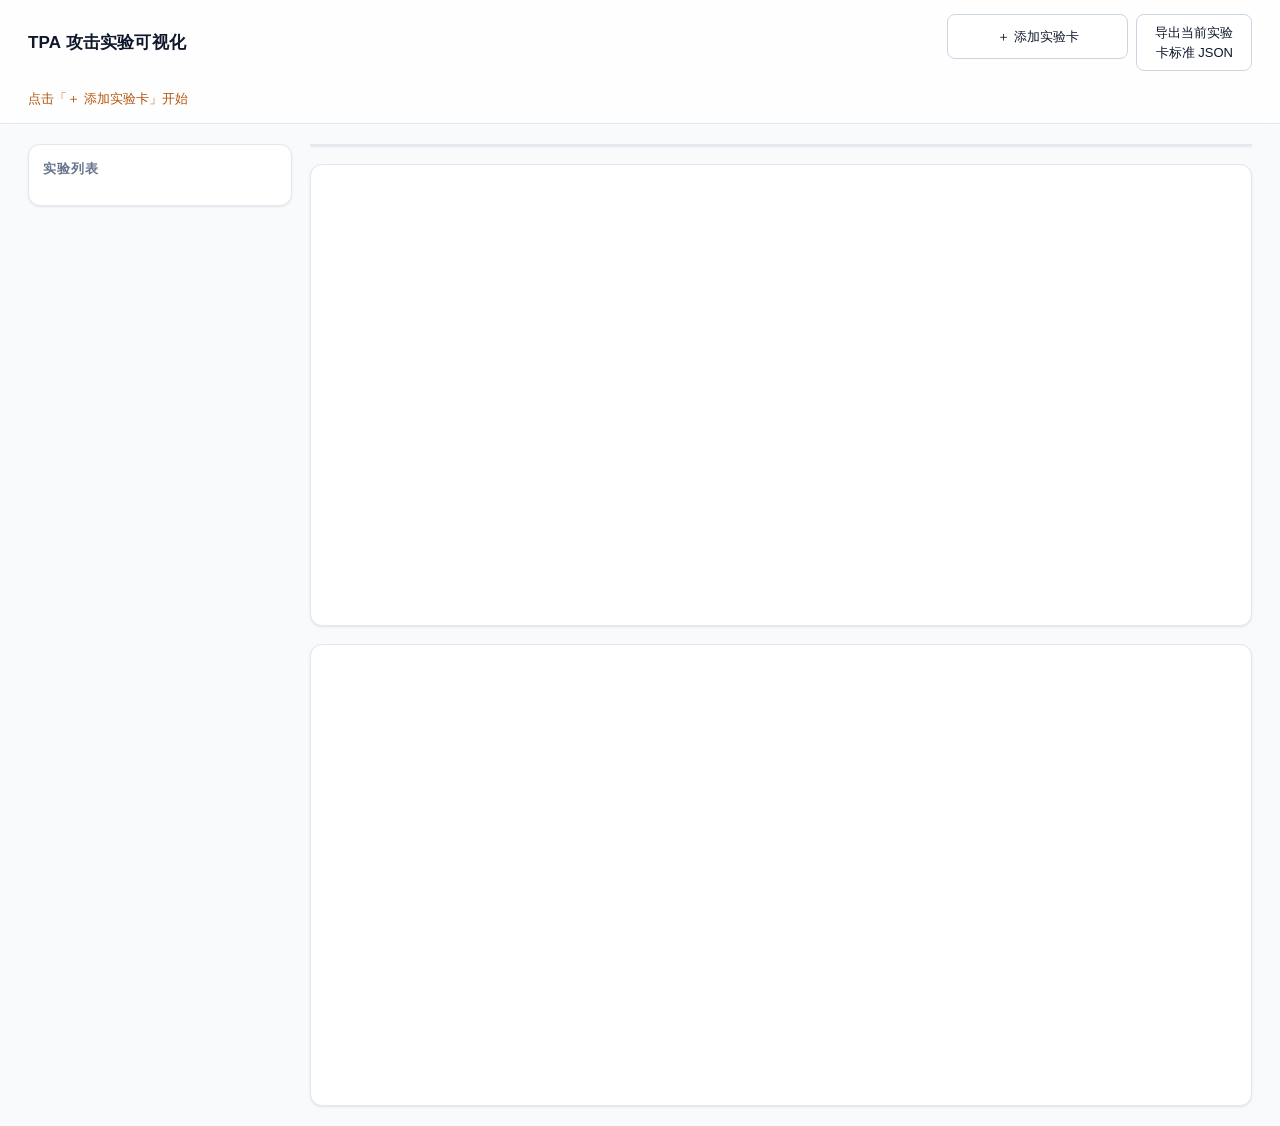
<file: TPA/visualization/index.html>
<!DOCTYPE html>
<html lang="zh-CN">
<head>
  <meta charset="UTF-8">
  <title>TPA 攻击实验可视化</title>
  <link rel="stylesheet" href="styles.css">
  <script src="lib/echarts.min.js?v=2"></script>
</head>
<body>
  <header>
    <div class="brand"><h1>TPA 攻击实验可视化</h1></div>
    <div class="toolbar">
      <button id="add-card">＋ 添加实验卡</button>
      <button id="export-json">导出当前实验卡标准 JSON</button>
    </div>
    <div id="message" class="message"></div>
  </header>
  <main class="layout">
    <aside class="sidebar">
      <h2>实验列表</h2>
      <ul id="card-list"></ul>
    </aside>
    <section class="content">
      <div id="card-panel"></div>
      <section class="charts">
        <div class="chart-panel"><div id="chart-line" class="chart"></div></div>
        <div class="chart-panel"><div id="chart-bar" class="chart"></div></div>
      </section>
    </section>
  </main>
  <div id="modal-overlay" class="modal-overlay hidden">
    <div class="modal">
      <h3 id="modal-title"></h3>
      <div id="modal-body"></div>
      <div class="modal-actions">
        <button id="modal-cancel" class="btn-ghost">取消</button>
        <button id="modal-ok" class="btn-primary">确定</button>
      </div>
    </div>
  </div>
  <script src="js/parser.js?v=2"></script>
  <script src="js/transforms.js?v=2"></script>
  <script src="registry/path.js?v=2"></script>
  <script src="registry/detector.js?v=2"></script>
  <script src="registry/schemas/builtin.js?v=2"></script>
  <script src="registry/registry.js?v=2"></script>
  <script src="registry/normalize.js?v=2"></script>
  <script src="designer/tree_builder.js?v=2"></script>
  <script src="designer/designer.js?v=2"></script>
  <script src="js/main.js?v=2"></script>
  <script>window.TPAVisualizer.app.initApp();</script>
</body>
</html>
</file>
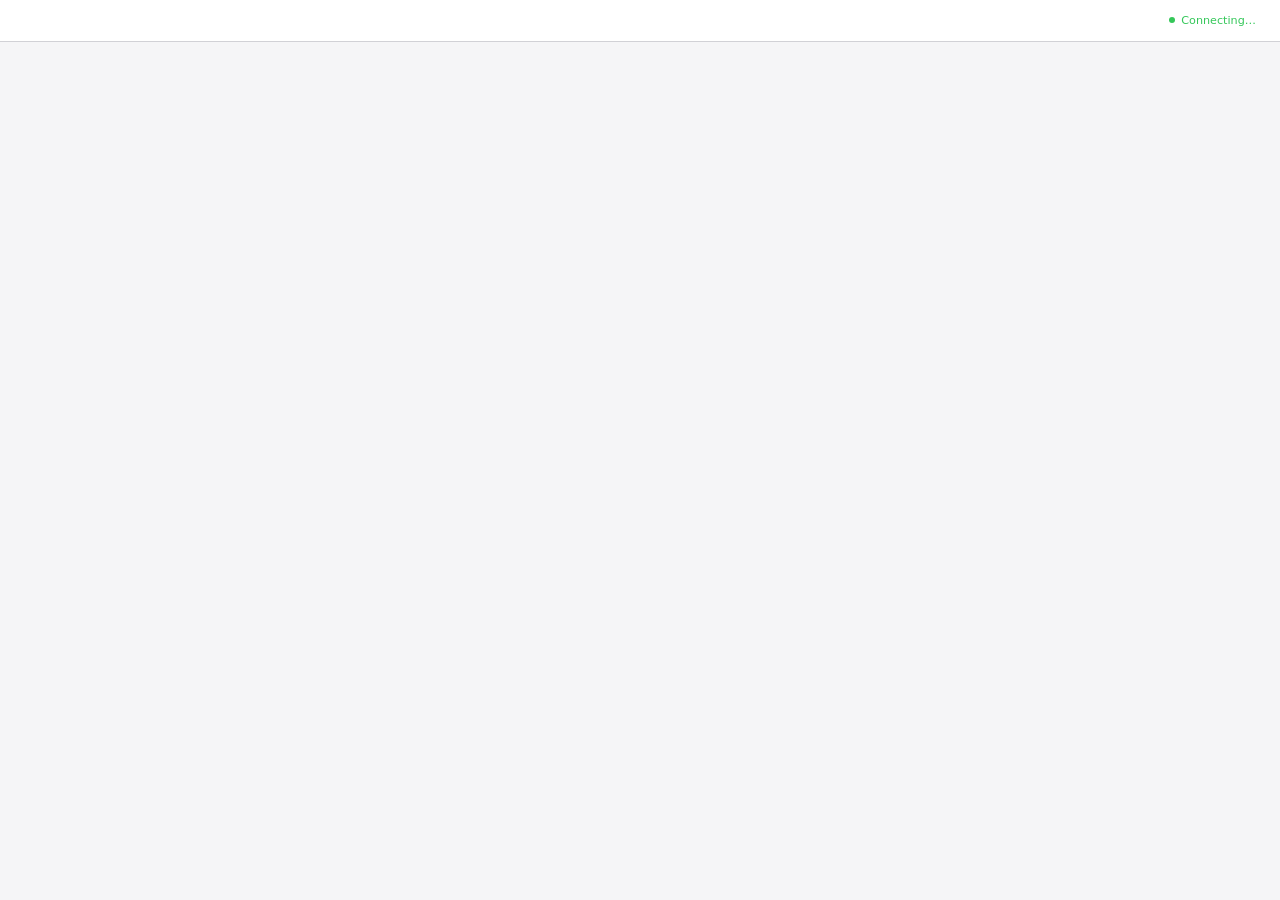
<file: .codex/skills/brainstorming/scripts/frame-template.html>
<!DOCTYPE html>
<html>
<head>
  <meta charset="utf-8">
  <title>Superpowers Brainstorming</title>
  <style>
    /*
     * BRAINSTORM COMPANION FRAME TEMPLATE
     *
     * This template provides a consistent frame with:
     * - OS-aware light/dark theming
     * - Header branding and connection status
     * - Scrollable main content area
     * - CSS helpers for common UI patterns
     *
     * Content is injected via placeholder comment in #frame-content.
     */

    * { box-sizing: border-box; margin: 0; padding: 0; }
    html, body { height: 100%; overflow: hidden; }

    /* ===== THEME VARIABLES ===== */
    :root {
      --bg-primary: #f5f5f7;
      --bg-secondary: #ffffff;
      --bg-tertiary: #e5e5e7;
      --border: #d1d1d6;
      --text-primary: #1d1d1f;
      --text-secondary: #86868b;
      --text-tertiary: #aeaeb2;
      --accent: #0071e3;
      --accent-hover: #0077ed;
      --success: #34c759;
      --warning: #ff9f0a;
      --error: #ff3b30;
      --selected-bg: #e8f4fd;
      --selected-border: #0071e3;
    }

    @media (prefers-color-scheme: dark) {
      :root {
        --bg-primary: #1d1d1f;
        --bg-secondary: #2d2d2f;
        --bg-tertiary: #3d3d3f;
        --border: #424245;
        --text-primary: #f5f5f7;
        --text-secondary: #86868b;
        --text-tertiary: #636366;
        --accent: #0a84ff;
        --accent-hover: #409cff;
        --selected-bg: rgba(10, 132, 255, 0.15);
        --selected-border: #0a84ff;
      }
    }

    body {
      font-family: system-ui, -apple-system, BlinkMacSystemFont, sans-serif;
      background: var(--bg-primary);
      color: var(--text-primary);
      display: flex;
      flex-direction: column;
      line-height: 1.5;
    }

    /* ===== FRAME STRUCTURE ===== */
    .brand { display: flex; align-items: center; min-width: 0; overflow: hidden; color: var(--text-secondary); line-height: 1; }
    .brand a { color: inherit; text-decoration: none; display: flex; align-items: center; gap: 0.5rem; min-width: 0; max-width: 100%; line-height: 1; }
    .brand-copy { display: block; min-width: 0; overflow: hidden; text-overflow: ellipsis; white-space: nowrap; line-height: 1; transform: translateY(-1px); }
    .brand-logo { display: block; height: 1em; width: auto; max-width: 180px; flex-shrink: 0; filter: invert(1); }
    @media (prefers-color-scheme: dark) {
      .brand-logo { filter: none; }
    }
    .status { font-size: 0.7rem; color: var(--status-color, var(--success)); display: flex; align-items: center; gap: 0.4rem; justify-self: end; white-space: nowrap; line-height: 1; }
    .status::before { content: ''; width: 6px; height: 6px; background: var(--status-color, var(--success)); border-radius: 50%; }

    .main { flex: 1; overflow-y: auto; }
    #frame-content { padding: 2rem; min-height: 100%; }

    .header {
      background: var(--bg-secondary);
      border-bottom: 1px solid var(--border);
      padding: 0.5rem 1.5rem;
      flex-shrink: 0;
      display: grid;
      grid-template-columns: minmax(0, 1fr) auto;
      align-items: center;
      gap: 1rem;
      min-height: 42px;
    }
    .header .brand { justify-self: start; width: 100%; font-size: 0.75rem; line-height: 1; }
    .header .status { grid-column: 2; line-height: 1; }
    .header span {
      font-size: 0.75rem;
      color: var(--text-secondary);
    }
    .header .selected-text {
      color: var(--accent);
      font-weight: 500;
    }

    /* ===== TYPOGRAPHY ===== */
    h2 { font-size: 1.5rem; font-weight: 600; margin-bottom: 0.5rem; }
    h3 { font-size: 1.1rem; font-weight: 600; margin-bottom: 0.25rem; }
    .subtitle { color: var(--text-secondary); margin-bottom: 1.5rem; }
    .section { margin-bottom: 2rem; }
    .label { font-size: 0.7rem; color: var(--text-secondary); text-transform: uppercase; letter-spacing: 0.05em; margin-bottom: 0.5rem; }

    /* ===== OPTIONS (for A/B/C choices) ===== */
    .options { display: flex; flex-direction: column; gap: 0.75rem; }
    .option {
      background: var(--bg-secondary);
      border: 2px solid var(--border);
      border-radius: 12px;
      padding: 1rem 1.25rem;
      cursor: pointer;
      transition: all 0.15s ease;
      display: flex;
      align-items: flex-start;
      gap: 1rem;
    }
    .option:hover { border-color: var(--accent); }
    .option.selected { background: var(--selected-bg); border-color: var(--selected-border); }
    .option .letter {
      background: var(--bg-tertiary);
      color: var(--text-secondary);
      width: 1.75rem; height: 1.75rem;
      border-radius: 6px;
      display: flex; align-items: center; justify-content: center;
      font-weight: 600; font-size: 0.85rem; flex-shrink: 0;
    }
    .option.selected .letter { background: var(--accent); color: white; }
    .option .content { flex: 1; }
    .option .content h3 { font-size: 0.95rem; margin-bottom: 0.15rem; }
    .option .content p { color: var(--text-secondary); font-size: 0.85rem; margin: 0; }

    /* ===== CARDS (for showing designs/mockups) ===== */
    .cards { display: grid; grid-template-columns: repeat(auto-fit, minmax(280px, 1fr)); gap: 1rem; }
    .card {
      background: var(--bg-secondary);
      border: 1px solid var(--border);
      border-radius: 12px;
      overflow: hidden;
      cursor: pointer;
      transition: all 0.15s ease;
    }
    .card:hover { border-color: var(--accent); transform: translateY(-2px); box-shadow: 0 4px 12px rgba(0,0,0,0.1); }
    .card.selected { border-color: var(--selected-border); border-width: 2px; }
    .card-image { background: var(--bg-tertiary); aspect-ratio: 16/10; display: flex; align-items: center; justify-content: center; }
    .card-body { padding: 1rem; }
    .card-body h3 { margin-bottom: 0.25rem; }
    .card-body p { color: var(--text-secondary); font-size: 0.85rem; }

    /* ===== MOCKUP CONTAINER ===== */
    .mockup {
      background: var(--bg-secondary);
      border: 1px solid var(--border);
      border-radius: 12px;
      overflow: hidden;
      margin-bottom: 1.5rem;
    }
    .mockup-header {
      background: var(--bg-tertiary);
      padding: 0.5rem 1rem;
      font-size: 0.75rem;
      color: var(--text-secondary);
      border-bottom: 1px solid var(--border);
    }
    .mockup-body { padding: 1.5rem; }

    /* ===== SPLIT VIEW (side-by-side comparison) ===== */
    .split { display: grid; grid-template-columns: 1fr 1fr; gap: 1.5rem; }
    @media (max-width: 700px) { .split { grid-template-columns: 1fr; } }

    /* ===== PROS/CONS ===== */
    .pros-cons { display: grid; grid-template-columns: 1fr 1fr; gap: 1rem; margin: 1rem 0; }
    .pros, .cons { background: var(--bg-secondary); border-radius: 8px; padding: 1rem; }
    .pros h4 { color: var(--success); font-size: 0.85rem; margin-bottom: 0.5rem; }
    .cons h4 { color: var(--error); font-size: 0.85rem; margin-bottom: 0.5rem; }
    .pros ul, .cons ul { margin-left: 1.25rem; font-size: 0.85rem; color: var(--text-secondary); }
    .pros li, .cons li { margin-bottom: 0.25rem; }

    /* ===== PLACEHOLDER (for mockup areas) ===== */
    .placeholder {
      background: var(--bg-tertiary);
      border: 2px dashed var(--border);
      border-radius: 8px;
      padding: 2rem;
      text-align: center;
      color: var(--text-tertiary);
    }

    /* ===== INLINE MOCKUP ELEMENTS ===== */
    .mock-nav { background: var(--accent); color: white; padding: 0.75rem 1rem; display: flex; gap: 1.5rem; font-size: 0.9rem; }
    .mock-sidebar { background: var(--bg-tertiary); padding: 1rem; min-width: 180px; }
    .mock-content { padding: 1.5rem; flex: 1; }
    .mock-button { background: var(--accent); color: white; border: none; padding: 0.5rem 1rem; border-radius: 6px; font-size: 0.85rem; }
    .mock-input { background: var(--bg-primary); border: 1px solid var(--border); border-radius: 6px; padding: 0.5rem; width: 100%; }
  </style>
</head>
<body>
  <div class="header">
    <!-- BRANDING -->
    <div class="status">Connecting…</div>
  </div>

  <div class="main">
    <div id="frame-content">
      <!-- CONTENT -->
    </div>
  </div>

</body>
</html>
</file>
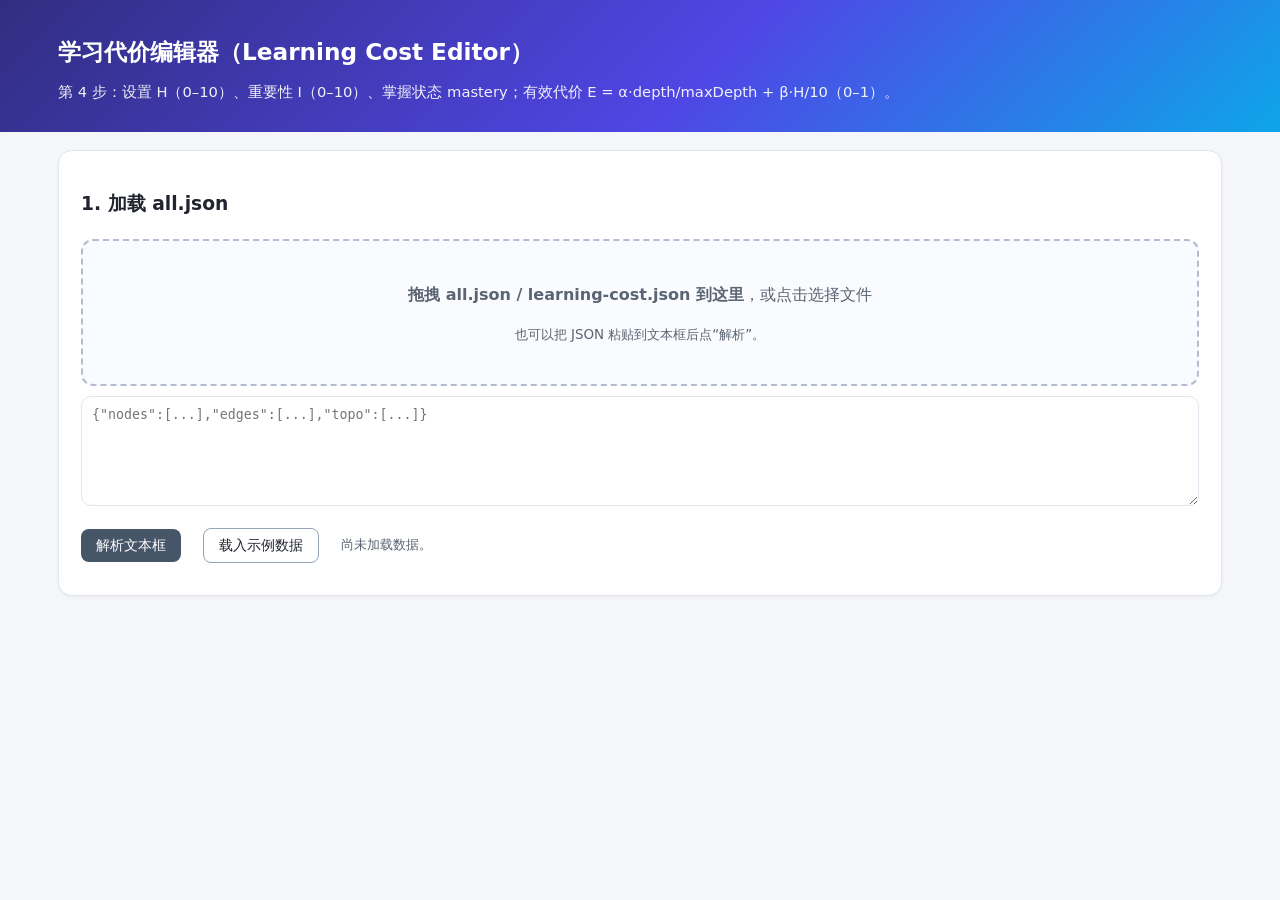
<file: .codex/skills/knowledge-point-visualization/assets/cost-editor.html>
<!DOCTYPE html>
<html lang="zh-CN">
<head>
<meta charset="UTF-8">
<meta name="viewport" content="width=device-width, initial-scale=1.0">
<title>学习代价编辑器 —— Knowledge Point Visualization</title>
<style>
:root{--bg:#f5f6fa;--card:#fff;--ink:#20242f;--muted:#5b6472;--line:#e2e5ee;--accent:#4f46e5;
--cyan:#0ea5e9;--green:#16a34a;--purple:#8b5cf6;--teal:#0891b2;--orange:#d97706;--danger:#dc2626}
*{box-sizing:border-box}
body{margin:0;background:var(--bg);color:var(--ink);font-family:"Segoe UI","Microsoft YaHei",system-ui,sans-serif;line-height:1.7}
.wrap{max-width:1200px;margin:0 auto;padding:0 18px}
header{background:linear-gradient(135deg,#312e81,#4f46e5 55%,#0ea5e9);color:#fff;padding:32px 0 24px}
header h1{margin:0 0 8px;font-size:1.45rem}
header p{margin:4px 0;opacity:.92;font-size:.92rem}
.card{background:var(--card);border:1px solid var(--line);border-radius:14px;padding:18px 22px;margin:18px 0;box-shadow:0 1px 3px rgba(15,23,42,.05)}
button{background:var(--accent);color:#fff;border:0;border-radius:8px;padding:7px 15px;font-size:.88rem;cursor:pointer;margin:4px 4px 4px 0}
button.secondary{background:#475569}
button.ghost{background:transparent;border:1px solid #94a3b8;color:var(--ink)}
.dropzone{border:2px dashed #b6bcd0;border-radius:12px;padding:24px;text-align:center;color:var(--muted);cursor:pointer;margin:10px 0;background:#fafbff}
.dropzone.drag{background:#eef0fe;border-color:var(--accent)}
textarea{width:100%;min-height:110px;border:1px solid var(--line);border-radius:10px;padding:10px;font-family:Consolas,monospace;font-size:.83rem}
.controls{display:flex;flex-wrap:wrap;gap:10px 18px;align-items:center;margin:10px 0}
.controls label{font-size:.86rem;display:flex;align-items:center;gap:6px;color:var(--muted)}
.stats{display:flex;flex-wrap:wrap;gap:8px 16px;font-size:.86rem;color:var(--muted);margin:8px 0}
.stats b{color:var(--ink)}
.chip{border-radius:999px;padding:1px 9px;font-size:.76rem;white-space:nowrap}
.chip.hs{background:#eafaf0;color:#166534}
.chip.atom{background:#e8f6fe;color:#0369a1}
.chip.concept{background:#f3eefd;color:#6d28d9}
.chip.method{background:#e0f5f6;color:#0e7490}
.chip.contribution{background:#fdf3e3;color:#92400e}
table{width:100%;border-collapse:collapse;font-size:.85rem;margin:10px 0}
th,td{border:1px solid var(--line);padding:5px 8px;text-align:left;vertical-align:middle}
th{background:#f1f3f9;position:sticky;top:0}
tr:nth-child(even) td{background:#fafbfe}
tr.hot td{background:#fff8f0}
input[type=number]{width:62px;padding:3px 6px;border:1px solid var(--line);border-radius:7px}
select{padding:3px 6px;border:1px solid var(--line);border-radius:7px}
.muted{color:var(--muted);font-size:.84rem}
.ok{color:var(--green)}
.bad{color:var(--danger)}
</style>
</head>
<body>
<header><div class="wrap">
  <h1>学习代价编辑器（Learning Cost Editor）</h1>
  <p>第 4 步：设置 H（0–10）、重要性 I（0–10）、掌握状态 mastery；有效代价 E = α·depth/maxDepth + β·H/10（0–1）。</p>
</div></header>
<main class="wrap">
  <section class="card">
    <h3>1. 加载 all.json</h3>
    <div class="dropzone" id="dropzone">
      <p><strong>拖拽 all.json / learning-cost.json 到这里</strong>，或点击选择文件</p>
      <input type="file" id="fileInput" accept=".json,application/json" hidden>
      <p class="muted">也可以把 JSON 粘贴到文本框后点“解析”。</p>
    </div>
    <textarea id="pasteBox" placeholder='{"nodes":[...],"edges":[...],"topo":[...]}'></textarea>
    <div class="controls">
      <button id="parseBtn" class="secondary">解析文本框</button>
      <button id="loadDemo" class="ghost">载入示例数据</button>
      <span class="muted" id="loadStatus">尚未加载数据。</span>
    </div>
  </section>

  <section class="card" id="editorCard" hidden>
    <h3>2. 设置 H / 重要性 I / 掌握状态 mastery</h3>
    <div class="stats" id="stats"></div>
    <div class="controls">
      <label>显示：
        <select id="filterSel">
          <option value="all">全部</option>
          <option value="concept" selected>仅概念</option>
          <option value="contribution">仅论文贡献</option>
          <option value="hard">仅有效代价 &gt; k</option>
        </select>
      </label>
      <label>k（0–1）<input type="number" id="kInput" value="0.5" min="0" max="1" step="0.05"></label>
      <label>α <input type="number" id="alphaInput" value="0.5" min="0" max="1" step="0.05"></label>
      <label>β <input type="number" id="betaInput" value="0.5" min="0" max="1" step="0.05"></label>
      <label>搜索 <input type="text" id="searchBox" placeholder="id / 名称" style="width:140px"></label>
      <button id="applyConcept" class="secondary">概念默认 H=6、I=5</button>
      <button id="clearAll" class="ghost">清空 H/I/mastery</button>
    </div>
    <div style="overflow:auto;max-height:620px">
      <table>
        <thead><tr><th>名称</th><th>角色</th><th>证明类型</th><th>依赖深度</th><th>组成</th><th>前置</th>
        <th>学习代价 H</th><th>重要性 I</th><th>掌握状态</th><th>有效代价</th><th></th></tr></thead>
        <tbody id="tbody"></tbody>
      </table>
    </div>
  </section>

  <section class="card" id="exportCard" hidden>
    <h3>3. 导出</h3>
    <p class="muted">learning-cost.json = all.json + 每节点 learning_cost / importance / mastery / effective_cost；user-state.json 只保存覆盖项。</p>
    <div class="controls">
      <button id="exportBtn">导出 learning-cost.json</button>
      <button id="exportStateBtn" class="secondary">导出 user-state.json</button>
      <button id="copyBtn" class="ghost">复制 learning-cost JSON</button>
    </div>
    <div id="exportStatus"></div>
  </section>
</main>
<script>
(function(){
"use strict";
var state={data:null,nodes:[],byId:{},maxDepth:1,alpha:0.5,beta:0.5};
function $(id){return document.getElementById(id);}
function esc(s){return String(s).replace(/&/g,'&amp;').replace(/</g,'&lt;').replace(/>/g,'&gt;');}
function kindName(k){return k==='hs'?'基础知识':(k==='atom'?'原子知识':(k==='concept'?'一般概念':(k==='method'?'领域方法':'论文创新')));}
function effective(n){
  var d=n.dependency_depth!=null?n.dependency_depth:(n.cost||0);
  var h=n.learning_cost;
  if(typeof h==='number'){
    var e=state.alpha*(d/state.maxDepth)+state.beta*(h/10);
    return Math.round(Math.max(0,Math.min(1,e))*1000)/1000;
  }
  return Math.round(Math.max(0,Math.min(1,d/state.maxDepth))*1000)/1000;
}

function loadJSON(text,name){
  var data;
  try{data=JSON.parse(text);}catch(e){$('loadStatus').innerHTML='<span class="bad">JSON 解析失败：'+esc(e.message)+'</span>';return;}
  var nodes=Array.isArray(data)?data:data.nodes;
  if(!Array.isArray(nodes)||!nodes.length){$('loadStatus').innerHTML='<span class="bad">没有找到 nodes 数组</span>';return;}
  state.data=data;state.nodes=nodes;state.byId={};
  nodes.forEach(function(n){state.byId[n.id]=n;if(n.kind==='hs'){n.learning_cost=0;n.importance=0;}});
  state.maxDepth=data.meta&&data.meta.maxDepth?data.meta.maxDepth:Math.max.apply(null,nodes.map(function(n){return n.dependency_depth!=null?n.dependency_depth:(n.cost||0);}).concat([1]));
  var dflt=data.defaults||{};
  state.alpha=(typeof dflt.alpha==='number')?dflt.alpha:0.5;
  state.beta=(typeof dflt.beta==='number')?dflt.beta:0.5;
  $('alphaInput').value=state.alpha;$('betaInput').value=state.beta;
  $('editorCard').hidden=false;$('exportCard').hidden=false;
  $('loadStatus').innerHTML='<span class="ok">已加载 '+(name||'JSON')+'：'+nodes.length+' 个节点</span>';
  renderStats();renderTable();
}
function renderStats(){
  var s={};
  state.nodes.forEach(function(n){s[n.kind]=(s[n.kind]||0)+1;});
  var setH=state.nodes.filter(function(n){return typeof n.learning_cost==='number';}).length;
  var setI=state.nodes.filter(function(n){return typeof n.importance==='number'&&n.importance>0;}).length;
  var setM=state.nodes.filter(function(n){return n.mastery&&n.mastery!=='unknown';}).length;
  $('stats').innerHTML=
    '<span>节点 <b>'+state.nodes.length+'</b></span>'+
    '<span>基础 <b>'+(s.hs||0)+'</b></span><span>原子 <b>'+(s.atom||0)+'</b></span>'+
    '<span>概念 <b>'+(s.concept||0)+'</b></span><span>方法 <b>'+(s.method||0)+'</b></span>'+
    '<span>创新 <b>'+(s.contribution||0)+'</b></span>'+
    '<span>已设 H <b>'+setH+'</b></span><span>已设 I <b>'+setI+'</b></span><span>已设掌握 <b>'+setM+'</b></span>';
}
function visibleNodes(){
  var q=($('searchBox').value||'').trim().toLowerCase();
  var k=parseFloat($('kInput').value);if(isNaN(k))k=0.5;
  var f=$('filterSel').value;
  return state.nodes.filter(function(n){
    if(f==='concept'&&n.kind!=='concept')return false;
    if(f==='contribution'&&n.kind!=='contribution')return false;
    if(f==='hard'&&(n.kind==='hs'||effective(n)<=k))return false;
    if(q&&!(n.id.toLowerCase().indexOf(q)>=0||(n.name||'').toLowerCase().indexOf(q)>=0))return false;
    return true;
  }).sort(function(a,b){
    var o={hs:0,atom:1,concept:2,method:3,contribution:4};
    return (o[a.kind]-o[b.kind])||((b.dependency_depth||0)-(a.dependency_depth||0));
  });
}
function renderTable(){
  var k=parseFloat($('kInput').value);if(isNaN(k))k=0.5;
  var rows=visibleNodes();
  var html='';
  rows.forEach(function(n){
    var d=n.dependency_depth!=null?n.dependency_depth:(n.cost||0);
    var hot=(n.kind==='concept'||n.kind==='contribution'||effective(n)>k);
    var comps=(n.components||[]).map(function(p){var pn=state.byId[p];return esc(pn?pn.short||pn.name:p);}).join('、')||'—';
    var pres=(n.prerequisites||[]).map(function(p){var pn=state.byId[p];return esc(pn?pn.short||pn.name:p);}).join('、')||'—';
    var disabled=(n.kind==='hs')?'disabled title="基础知识无需设置"':'';
    var h=(typeof n.learning_cost==='number')?n.learning_cost:'';
    var imp=(typeof n.importance==='number')?n.importance:'';
    var mas=n.mastery||'';
    html+='<tr class="'+(hot?'hot':'')+'">'+
      '<td><b>'+esc(n.name)+'</b> <code>'+esc(n.id)+'</code></td>'+
      '<td><span class="chip '+n.kind+'">'+kindName(n.kind)+'</span></td>'+
      '<td>'+(n.proof_type||'derivation')+'</td>'+
      '<td>'+d+'</td><td style="font-size:.78rem">'+comps+'</td><td style="font-size:.78rem">'+pres+'</td>'+
      '<td><input type="number" min="0" max="10" step="0.5" data-f="learning_cost" data-id="'+esc(n.id)+'" value="'+esc(h)+'" '+disabled+'></td>'+
      '<td><input type="number" min="0" max="10" step="1" data-f="importance" data-id="'+esc(n.id)+'" value="'+esc(imp)+'" '+disabled+'></td>'+
      '<td><select data-f="mastery" data-id="'+esc(n.id)+'" '+disabled+'>'+
        '<option value="">—</option><option value="known"'+(mas==='known'?' selected':'')+'>known</option>'+
        '<option value="weak"'+(mas==='weak'?' selected':'')+'>weak</option>'+
        '<option value="unknown"'+(mas==='unknown'?' selected':'')+'>unknown</option></select></td>'+
      '<td><b>'+effective(n)+'</b></td>'+
      '<td><button class="ghost" data-reset="'+esc(n.id)+'" '+(disabled?'disabled':'')+'>重置</button></td></tr>';
  });
  $('tbody').innerHTML=html||'<tr><td colspan="11" class="muted">没有符合条件的节点。</td></tr>';
}
function collect(){
  state.alpha=parseFloat($('alphaInput').value);if(isNaN(state.alpha))state.alpha=0.5;
  state.beta=parseFloat($('betaInput').value);if(isNaN(state.beta))state.beta=0.5;
  var inputs=$('tbody').querySelectorAll('[data-f]');
  for(var i=0;i<inputs.length;i++){
    var el=inputs[i],n=state.byId[el.getAttribute('data-id')],f=el.getAttribute('data-f');
    if(!n)continue;
    if(f==='mastery'){n.mastery=el.value||null;continue;}
    var v=el.value;
    if(v===''){n[f]=null;continue;}
    var x=parseFloat(v);
    if(isNaN(x)||x<0||x>10){$('exportStatus').innerHTML='<span class="bad">'+esc(n.id)+' 的 '+f+' 必须在 0–10 之间</span>';return false;}
    n[f]=Math.round(x*2)/2;
  }
  $('exportStatus').innerHTML='';
  renderStats();renderTable();
  return true;
}
function exportAll(){
  if(!collect())return null;
  var out=JSON.parse(JSON.stringify(state.data));
  out.defaults=Object.assign({thresholdK:0.5,importanceThreshold:6,alpha:state.alpha,beta:state.beta,learningCostMax:10},out.defaults||{});
  out.nodes=state.nodes.map(function(n){
    var o=JSON.parse(JSON.stringify(n));
    o.learning_cost=(typeof n.learning_cost==='number')?n.learning_cost:null;
    o.importance=(typeof n.importance==='number')?n.importance:null;
    o.mastery=n.mastery||null;
    o.effective_cost=effective(n);
    return o;
  });
  return out;
}
function exportState(){
  if(!collect())return null;
  var mastery={},importance={};
  state.nodes.forEach(function(n){
    if(n.mastery&&n.mastery!=='unknown')mastery[n.id]=n.mastery;
    if(typeof n.importance==='number'&&n.importance>0)importance[n.id]=n.importance;
  });
  return {mastery:mastery,importance:importance};
}
function download(name,text){
  var blob=new Blob([text],{type:'application/json'});
  var a=document.createElement('a');
  a.href=URL.createObjectURL(blob);a.download=name;
  document.body.appendChild(a);a.click();
  setTimeout(function(){URL.revokeObjectURL(a.href);a.remove();},200);
}
$('dropzone').addEventListener('click',function(){$('fileInput').click();});
$('fileInput').addEventListener('change',function(e){
  var f=e.target.files[0];if(!f)return;
  var r=new FileReader();r.onload=function(){loadJSON(r.result,f.name);};r.readAsText(f,'utf-8');
});
['dragover','dragenter'].forEach(function(ev){
  $('dropzone').addEventListener(ev,function(e){e.preventDefault();$('dropzone').classList.add('drag');});
});
['dragleave','drop'].forEach(function(ev){
  $('dropzone').addEventListener(ev,function(e){e.preventDefault();$('dropzone').classList.remove('drag');});
});
$('dropzone').addEventListener('drop',function(e){
  var f=e.dataTransfer.files[0];if(!f)return;
  var r=new FileReader();r.onload=function(){loadJSON(r.result,f.name);};r.readAsText(f,'utf-8');
});
$('parseBtn').addEventListener('click',function(){loadJSON($('pasteBox').value,'文本框 JSON');});
$('loadDemo').addEventListener('click',function(){
  loadJSON(JSON.stringify({
    meta:{source:'示例',phase:'expanded',stats:{hs:2,atom:2,concept:2,method:0,contribution:1,total:7},maxDepth:4},
    defaults:{thresholdK:0.5,importanceThreshold:6,alpha:0.5,beta:0.5,learningCostMax:10},
    nodes:[
      {id:'hs_vec',name:'平面向量',short:'向量',kind:'hs',dependency_depth:0,components:[],prerequisites:[],importance:0,proof_type:'derivation'},
      {id:'hs_deriv',name:'导数定义',short:'导数',kind:'hs',dependency_depth:0,components:[],prerequisites:[],importance:0,proof_type:'derivation'},
      {id:'a_matrix',name:'矩阵',short:'矩阵',kind:'atom',dependency_depth:1,components:[],prerequisites:['hs_vec'],importance:3,proof_type:'derivation'},
      {id:'a_partial',name:'偏导数',short:'偏导数',kind:'atom',dependency_depth:1,components:[],prerequisites:['hs_deriv'],importance:3,proof_type:'derivation'},
      {id:'c_reg',name:'正则化',short:'正则化',kind:'concept',dependency_depth:2,components:['a_partial'],prerequisites:[],importance:4,proof_type:'derivation'},
      {id:'c_ridge',name:'岭回归',short:'岭回归',kind:'concept',dependency_depth:3,components:['a_matrix','c_reg'],prerequisites:[],importance:6,proof_type:'derivation'},
      {id:'p_demo',name:'公式 (0) 示例贡献',short:'Eq(0)',kind:'contribution',dependency_depth:4,components:[],prerequisites:['c_ridge'],importance:8,proof_type:'definition'}
    ],
    edges:[],
    topo:['hs_vec','hs_deriv','a_matrix','a_partial','c_reg','c_ridge','p_demo'],
    proof:{initial:['hs_vec','hs_deriv'],rule:'proof_deps all proven',states:{}}
  }),'示例数据');
});
$('filterSel').addEventListener('change',renderTable);
$('kInput').addEventListener('input',renderTable);
['alphaInput','betaInput'].forEach(function(id){$(id).addEventListener('input',renderTable);});
$('searchBox').addEventListener('input',renderTable);
$('tbody').addEventListener('click',function(e){
  var b=e.target.closest('[data-reset]');if(!b)return;
  var n=state.byId[b.getAttribute('data-reset')];
  if(n){n.learning_cost=null;n.importance=null;n.mastery=null;renderTable();}
});
$('applyConcept').addEventListener('click',function(){
  state.nodes.forEach(function(n){if(n.kind==='concept'){n.learning_cost=6;n.importance=5;}});
  renderTable();
});
$('clearAll').addEventListener('click',function(){
  state.nodes.forEach(function(n){if(n.kind!=='hs'){n.learning_cost=null;n.importance=null;n.mastery=null;}});
  renderTable();
});
$('exportBtn').addEventListener('click',function(){
  var out=exportAll();
  if(out)download('learning-cost.json',JSON.stringify(out,null,2));
});
$('exportStateBtn').addEventListener('click',function(){
  var out=exportState();
  if(out)download('user-state.json',JSON.stringify(out,null,2));
});
$('copyBtn').addEventListener('click',function(){
  var out=exportAll();if(!out)return;
  if(navigator.clipboard&&navigator.clipboard.writeText){
    navigator.clipboard.writeText(JSON.stringify(out,null,2)).then(function(){$('exportStatus').innerHTML='<span class="ok">已复制</span>';});
  }else{$('exportStatus').innerHTML='<span class="bad">剪贴板不可用，请用导出</span>';}
});
})();
</script>
</body>
</html>
</file>
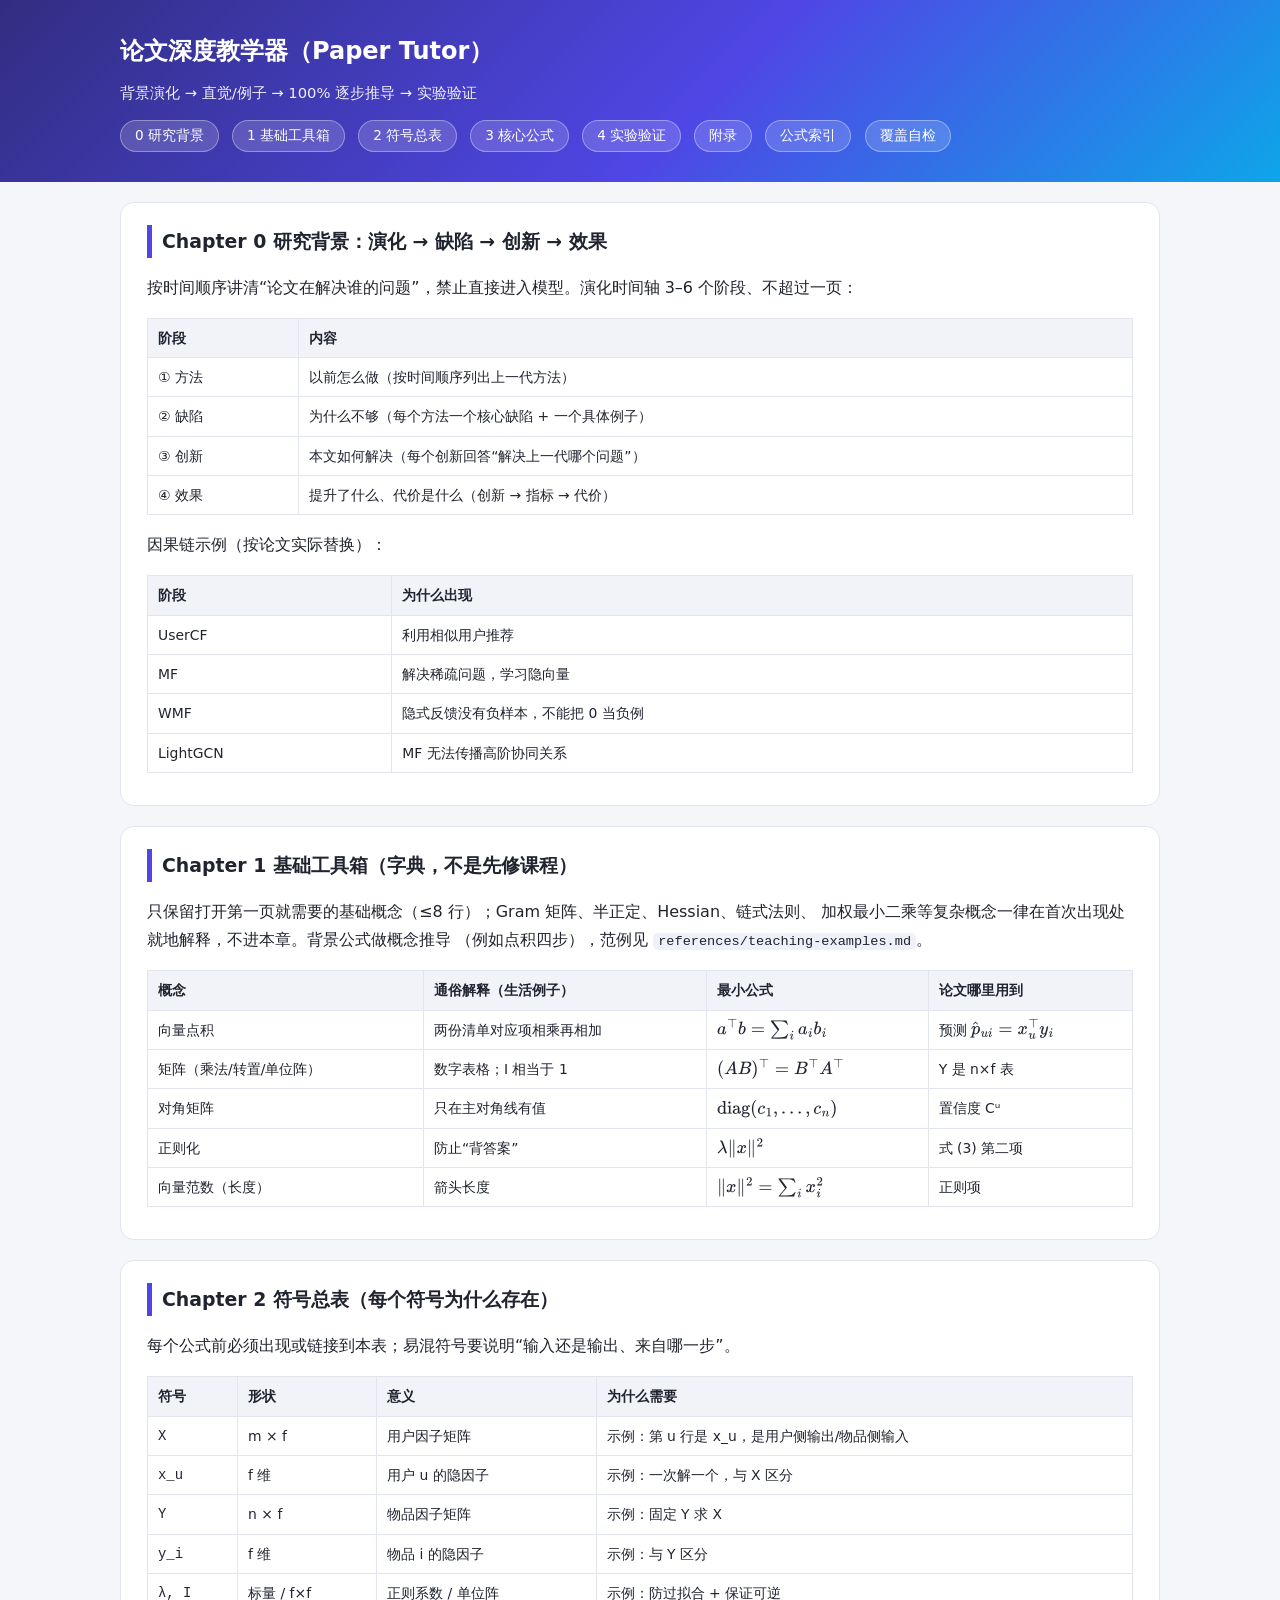
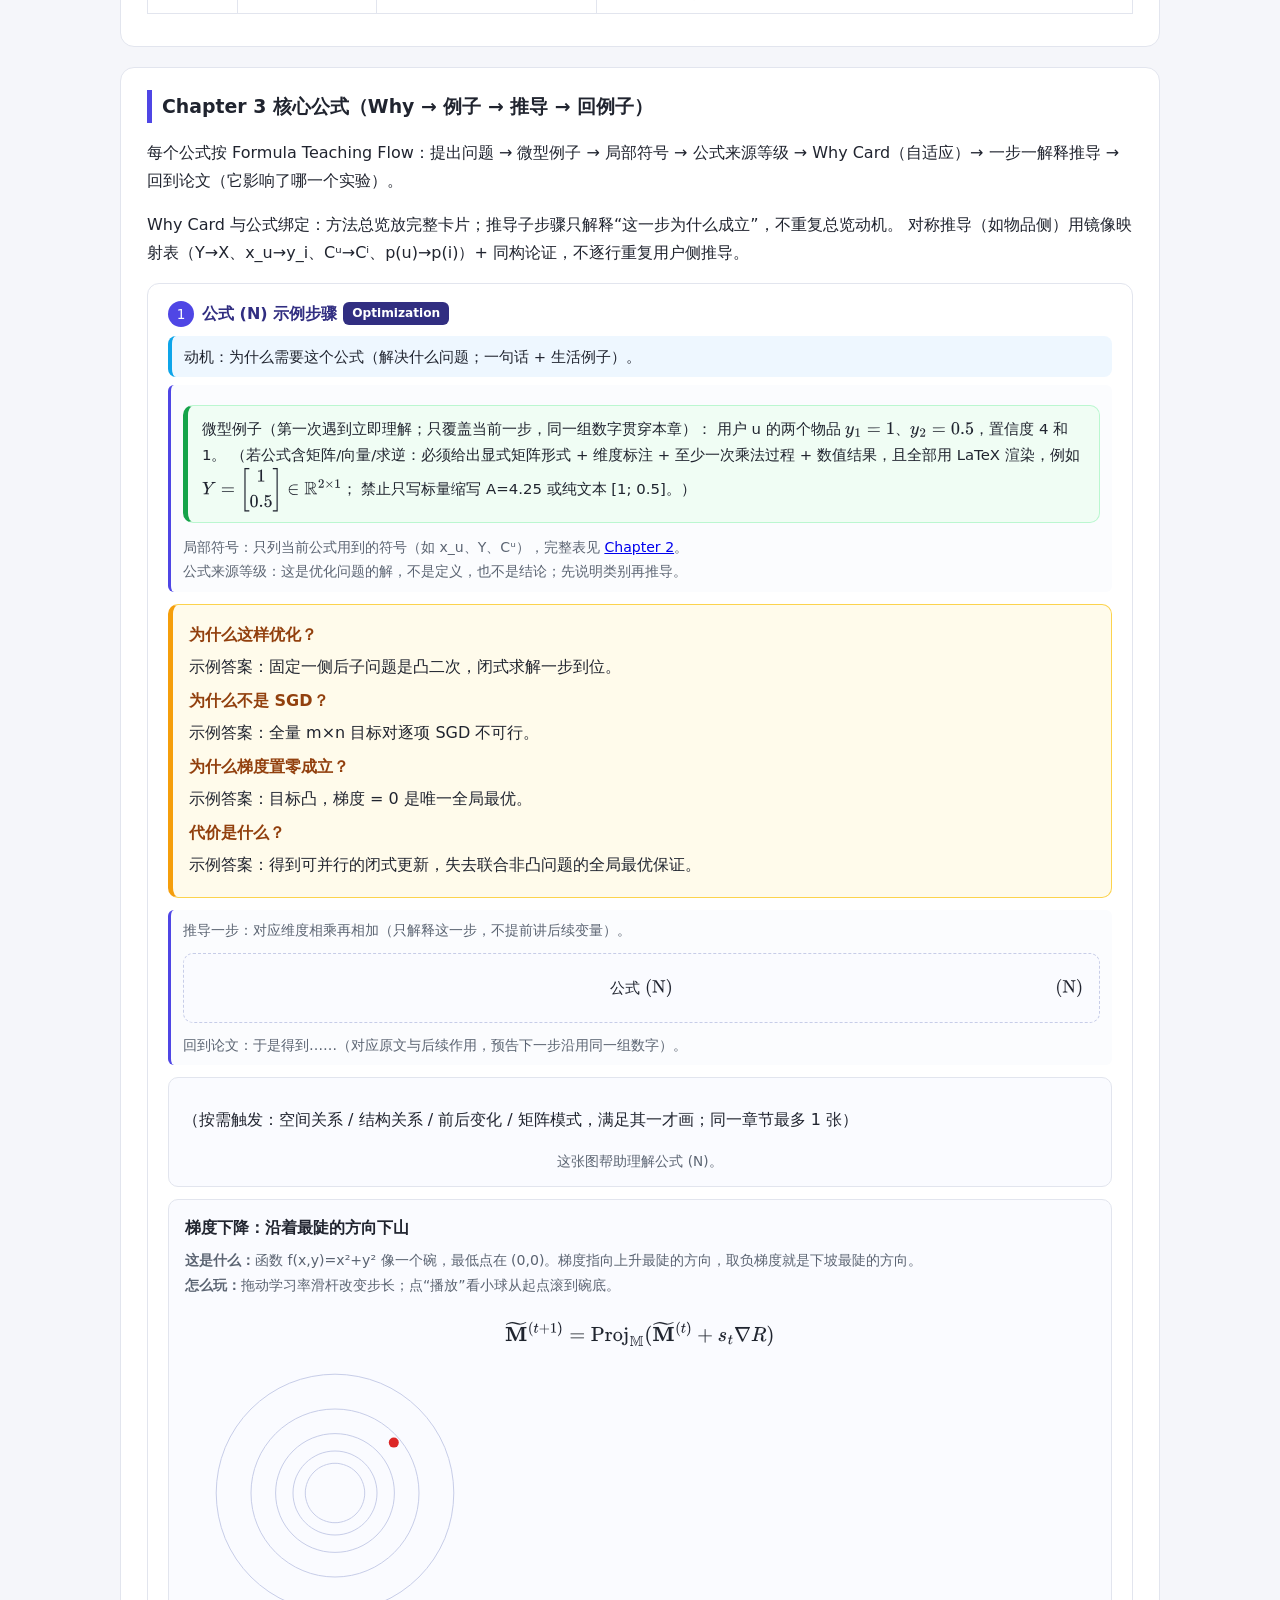
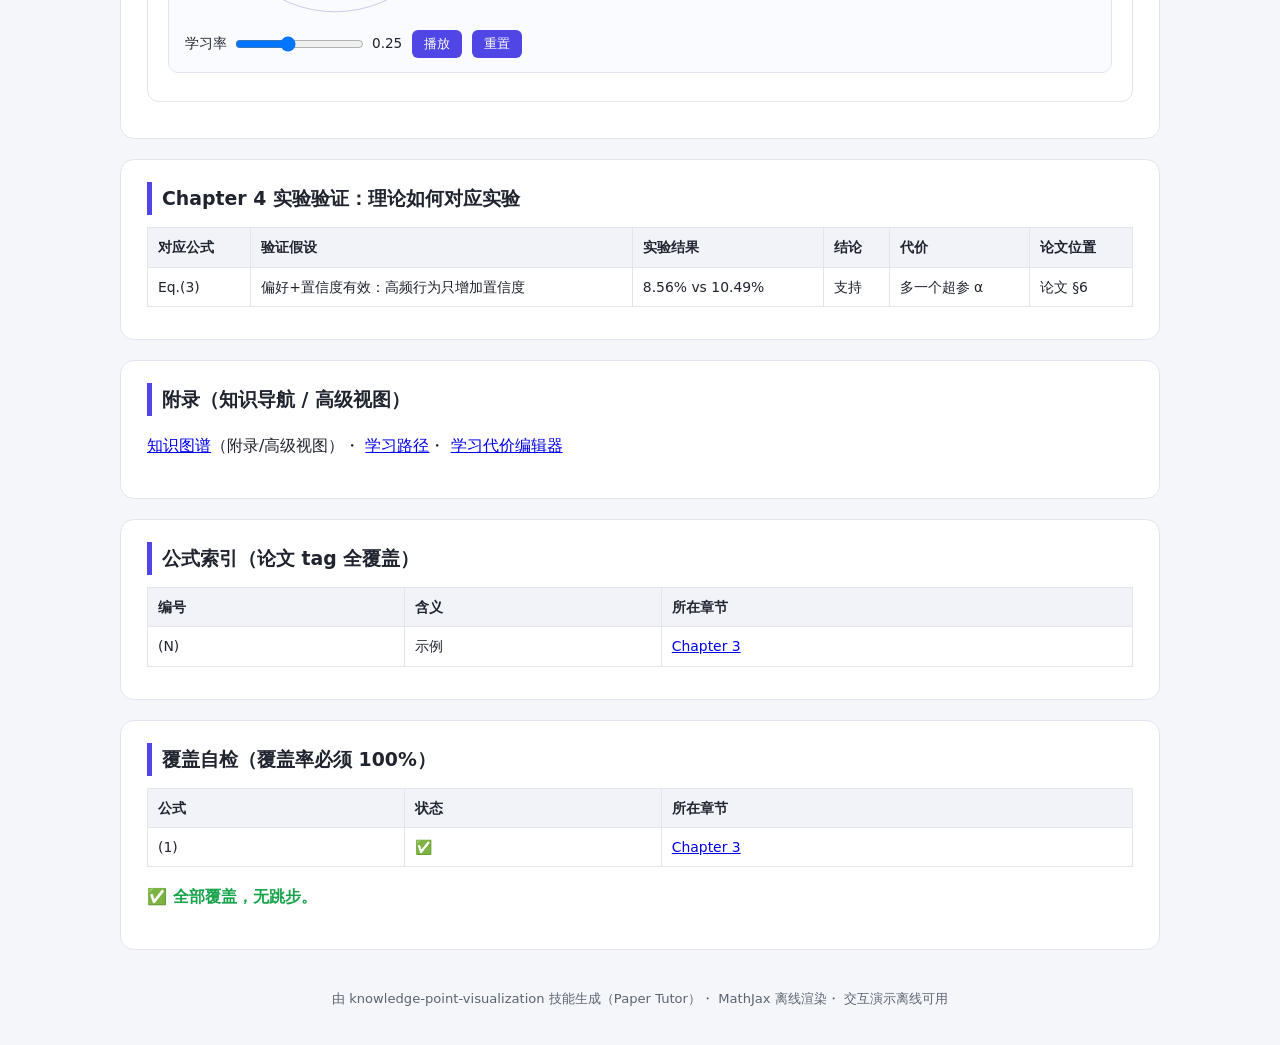
<file: .codex/skills/knowledge-point-visualization/assets/derivation-template.html>
<!DOCTYPE html>
<html lang="zh-CN">
<head>
<meta charset="UTF-8">
<meta name="viewport" content="width=device-width, initial-scale=1.0">
<title>论文深度教学器（Paper Tutor）</title>
<script>
window.MathJax = {
  tex: { inlineMath: [['\\(','\\)']], displayMath: [['\\[','\\]']] },
  svg: { fontCache: 'global' }
};
</script>
<script src="mathjax/tex-svg.js"></script>
<script src="interactive-components.js"></script>
<style>
:root{--bg:#f5f6fa;--card:#fff;--ink:#20242f;--muted:#5b6472;--line:#e2e5ee;--accent:#4f46e5;--green:#16a34a;--blue:#0ea5e9;--amber:#f59e0b}
*{box-sizing:border-box}
body{margin:0;background:var(--bg);color:var(--ink);font-family:"Segoe UI","Microsoft YaHei",system-ui,sans-serif;line-height:1.75}
.wrap{max-width:1080px;margin:0 auto;padding:0 20px}
header{background:linear-gradient(135deg,#312e81,#4f46e5 55%,#0ea5e9);color:#fff;padding:30px 0 24px}
header h1{margin:0 0 8px;font-size:1.5rem}
header p{margin:0;font-size:.92rem;opacity:.92}
nav{margin:14px 0 0}
nav a{color:#fff;background:rgba(255,255,255,.16);border:1px solid rgba(255,255,255,.35);border-radius:999px;padding:3px 14px;margin-right:8px;text-decoration:none;font-size:.85rem;display:inline-block;margin-bottom:6px}
section{background:var(--card);border:1px solid var(--line);border-radius:14px;padding:22px 26px;margin:20px 0}
h2{margin:0 0 12px;font-size:1.18rem;border-left:5px solid var(--accent);padding-left:10px}
h3{margin:18px 0 8px;font-size:1rem;color:#312e81}
.eq{background:#fafbff;border:1px dashed #c7cde8;border-radius:10px;padding:10px 16px;margin:10px 0;overflow-x:auto}
.step{background:#fff;border:1px solid var(--line);border-radius:12px;padding:16px 20px;margin:14px 0}
.step .num{display:inline-block;background:var(--accent);color:#fff;border-radius:999px;width:26px;height:26px;line-height:26px;text-align:center;font-size:.85rem;margin-right:8px}
.step h3{display:inline;border:0;padding:0;margin:0}
.goal{background:#eef7ff;border-left:4px solid var(--blue);padding:8px 12px;border-radius:8px;margin:8px 0;font-size:.92rem}
.micro{background:#fbfcfe;border-left:3px solid var(--accent);padding:8px 12px;margin:8px 0;border-radius:6px;font-size:.93rem}
.micro .why{color:var(--muted);font-size:.88rem}
.tag{display:inline-block;background:#eef0fe;color:#4338ca;border:1px solid #d6daf6;border-radius:6px;padding:0 8px;font-size:.76rem;margin:2px 3px 2px 0}
.demo{border:1px solid var(--line);border-radius:10px;padding:14px 16px;margin:12px 0;background:#fafbff}
.kpy-demo-title{font-weight:600;margin-bottom:6px}
.kpy-info{font-size:.88rem;color:var(--muted);margin-bottom:8px}
.kpy-formula{margin:8px 0;overflow-x:auto;font-size:.95rem;color:var(--ink)}
.kpy-ctls{display:flex;flex-wrap:wrap;gap:10px;align-items:center;margin-top:8px}
.kpy-ctl{display:inline-flex;gap:6px;align-items:center;font-size:.85rem}
.kpy-btn{background:var(--accent);color:#fff;border:0;border-radius:6px;padding:5px 12px;cursor:pointer}
.kpy-tip{position:absolute;z-index:10;background:#20242f;color:#fff;padding:6px 10px;border-radius:6px;font-size:.8rem;max-width:280px}
.kpy-demo-error{outline:2px solid #dc2626}
.ok{color:var(--green);font-weight:600}
.src-badge{display:inline-block;background:#312e81;color:#fff;border-radius:6px;padding:1px 9px;font-size:.76rem;margin-left:6px;vertical-align:2px}
.why-card{background:#fffbeb;border:1px solid #fcd34d;border-left:5px solid var(--amber);border-radius:10px;padding:12px 16px;margin:12px 0}
.why-card .q{font-weight:600;color:#92400e;margin:4px 0}
.why-card .a{color:var(--ink);margin:0 0 6px}
.numeric-example{background:#f0fdf4;border:1px solid #bbf7d0;border-left:5px solid var(--green);border-radius:10px;padding:10px 14px;margin:12px 0;font-size:.93rem}
.viz{border:1px solid var(--line);border-radius:10px;padding:12px 14px;margin:12px 0;background:#fafbff}
.viz-caption{color:var(--muted);font-size:.85rem;margin:8px 0 0;text-align:center}
.note{background:#fff7ed;border-left:4px solid var(--amber);padding:8px 12px;border-radius:8px;margin:8px 0;font-size:.9rem}
table{width:100%;border-collapse:collapse;font-size:.87rem;margin:10px 0}
th,td{border:1px solid var(--line);padding:7px 10px;text-align:left;vertical-align:top}
th{background:#f1f3f9}
code{background:#eef1f7;border-radius:5px;padding:1px 5px;font-family:Consolas,monospace;font-size:.85em}
pre{background:#0f172a;color:#e2e8f0;border-radius:10px;padding:14px 16px;overflow-x:auto;font-size:.85rem;line-height:1.55}
footer{color:var(--muted);font-size:.82rem;padding:18px 0 34px;text-align:center}
.symbol td:first-child{font-family:Consolas,monospace;white-space:nowrap}
</style>
</head>
<body>
<header><div class="wrap">
  <h1>论文深度教学器（Paper Tutor）</h1>
  <p>背景演化 → 直觉/例子 → 100% 逐步推导 → 实验验证</p>
  <nav>
    <a href="#evolution">0 研究背景</a>
    <a href="#toolbox">1 基础工具箱</a>
    <a href="#symbols">2 符号总表</a>
    <a href="#core">3 核心公式</a>
    <a href="#experiments">4 实验验证</a>
    <a href="#appendix">附录</a>
    <a href="#formulas">公式索引</a>
    <a href="#check">覆盖自检</a>
  </nav>
</div></header>

<main class="wrap">

<section id="evolution">
  <h2>Chapter 0 研究背景：演化 → 缺陷 → 创新 → 效果</h2>
  <p>按时间顺序讲清“论文在解决谁的问题”，禁止直接进入模型。演化时间轴 3–6 个阶段、不超过一页：</p>
  <table>
    <thead><tr><th>阶段</th><th>内容</th></tr></thead>
    <tbody>
      <tr><td>① 方法</td><td>以前怎么做（按时间顺序列出上一代方法）</td></tr>
      <tr><td>② 缺陷</td><td>为什么不够（每个方法一个核心缺陷 + 一个具体例子）</td></tr>
      <tr><td>③ 创新</td><td>本文如何解决（每个创新回答“解决上一代哪个问题”）</td></tr>
      <tr><td>④ 效果</td><td>提升了什么、代价是什么（创新 → 指标 → 代价）</td></tr>
    </tbody>
  </table>
  <p>因果链示例（按论文实际替换）：</p>
  <table>
    <thead><tr><th>阶段</th><th>为什么出现</th></tr></thead>
    <tbody>
      <tr><td>UserCF</td><td>利用相似用户推荐</td></tr>
      <tr><td>MF</td><td>解决稀疏问题，学习隐向量</td></tr>
      <tr><td>WMF</td><td>隐式反馈没有负样本，不能把 0 当负例</td></tr>
      <tr><td>LightGCN</td><td>MF 无法传播高阶协同关系</td></tr>
    </tbody>
  </table>
</section>

<section id="toolbox">
  <h2>Chapter 1 基础工具箱（字典，不是先修课程）</h2>
  <p>只保留打开第一页就需要的基础概念（≤8 行）；Gram 矩阵、半正定、Hessian、链式法则、
     加权最小二乘等复杂概念一律在首次出现处就地解释，不进本章。背景公式做概念推导
     （例如点积四步），范例见 <code>references/teaching-examples.md</code>。</p>
  <table>
    <thead><tr><th>概念</th><th>通俗解释（生活例子）</th><th>最小公式</th><th>论文哪里用到</th></tr></thead>
    <tbody>
      <tr><td>向量点积</td><td>两份清单对应项相乘再相加</td><td>\(a^\top b = \sum_i a_i b_i\)</td><td>预测 \(p̂_{ui} = x_u^\top y_i\)</td></tr>
      <tr><td>矩阵（乘法/转置/单位阵）</td><td>数字表格；I 相当于 1</td><td>\((AB)^\top = B^\top A^\top\)</td><td>Y 是 n×f 表</td></tr>
      <tr><td>对角矩阵</td><td>只在主对角线有值</td><td>\(\mathrm{diag}(c_1,\dots,c_n)\)</td><td>置信度 Cᵘ</td></tr>
      <tr><td>正则化</td><td>防止“背答案”</td><td>\(\lambda\|x\|^2\)</td><td>式 (3) 第二项</td></tr>
      <tr><td>向量范数（长度）</td><td>箭头长度</td><td>\(\|x\|^2 = \sum_i x_i^2\)</td><td>正则项</td></tr>
    </tbody>
  </table>
</section>

<section id="symbols">
  <h2>Chapter 2 符号总表（每个符号为什么存在）</h2>
  <p>每个公式前必须出现或链接到本表；易混符号要说明“输入还是输出、来自哪一步”。</p>
  <table class="symbol">
    <thead><tr><th>符号</th><th>形状</th><th>意义</th><th>为什么需要</th></tr></thead>
    <tbody>
      <tr><td>X</td><td>m × f</td><td>用户因子矩阵</td><td>示例：第 u 行是 x_u，是用户侧输出/物品侧输入</td></tr>
      <tr><td>x_u</td><td>f 维</td><td>用户 u 的隐因子</td><td>示例：一次解一个，与 X 区分</td></tr>
      <tr><td>Y</td><td>n × f</td><td>物品因子矩阵</td><td>示例：固定 Y 求 X</td></tr>
      <tr><td>y_i</td><td>f 维</td><td>物品 i 的隐因子</td><td>示例：与 Y 区分</td></tr>
      <tr><td>λ, I</td><td>标量 / f×f</td><td>正则系数 / 单位阵</td><td>示例：防过拟合 + 保证可逆</td></tr>
    </tbody>
  </table>
</section>

<section id="core">
  <h2>Chapter 3 核心公式（Why → 例子 → 推导 → 回例子）</h2>
  <p>每个公式按 Formula Teaching Flow：提出问题 → 微型例子 → 局部符号 → 公式来源等级 → Why Card（自适应）→ 一步一解释推导 → 回到论文（它影响了哪一个实验）。</p>
  <p>Why Card 与公式绑定：方法总览放完整卡片；推导子步骤只解释“这一步为什么成立”，不重复总览动机。
     对称推导（如物品侧）用镜像映射表（Y→X、x_u→y_i、Cᵘ→Cⁱ、p(u)→p(i)）+ 同构论证，不逐行重复用户侧推导。</p>

  <div class="step">
    <span class="num">1</span><h3>公式 (N) 示例步骤<span class="src-badge" data-src="optimization">Optimization</span></h3>
    <div class="goal">动机：为什么需要这个公式（解决什么问题；一句话 + 生活例子）。</div>
    <div class="micro">
      <div class="numeric-example">微型例子（第一次遇到立即理解；只覆盖当前一步，同一组数字贯穿本章）：
        用户 u 的两个物品 \(y_1=1\)、\(y_2=0.5\)，置信度 4 和 1。
        （若公式含矩阵/向量/求逆：必须给出显式矩阵形式 + 维度标注 + 至少一次乘法过程 +
        数值结果，且全部用 LaTeX 渲染，例如
        \(Y=\begin{bmatrix}1\\0.5\end{bmatrix}\in\mathbb{R}^{2\times1}\)；
        禁止只写标量缩写 A=4.25 或纯文本 [1; 0.5]。）</div>
      <div class="why">局部符号：只列当前公式用到的符号（如 x_u、Y、Cᵘ），完整表见 <a href="#symbols">Chapter 2</a>。</div>
      <div class="why">公式来源等级：这是优化问题的解，不是定义，也不是结论；先说明类别再推导。</div>
    </div>
    <div class="why-card"><!-- 自适应 Why Card：Definition（为什么这样定义/它描述什么对象）；Assumption（为什么这样假设/放弃了什么）；Transformation（为什么能这样变形/用到了哪个数学性质）；Optimization（为什么这样优化/为什么不是 SGD/为什么梯度置零成立/代价是什么）；Result（它说明了什么/它由哪些公式得到）；方法总览放完整卡片，子步骤不重复总览动机 -->
      <p class="q">为什么这样优化？</p>
      <p class="a">示例答案：固定一侧后子问题是凸二次，闭式求解一步到位。</p>
      <p class="q">为什么不是 SGD？</p>
      <p class="a">示例答案：全量 m×n 目标对逐项 SGD 不可行。</p>
      <p class="q">为什么梯度置零成立？</p>
      <p class="a">示例答案：目标凸，梯度 = 0 是唯一全局最优。</p>
      <p class="q">代价是什么？</p>
      <p class="a">示例答案：得到可并行的闭式更新，失去联合非凸问题的全局最优保证。</p>
    </div>
    <div class="micro">
      <div class="why">推导一步：对应维度相乘再相加（只解释这一步，不提前讲后续变量）。</div>
      <div class="eq">\[ \text{公式 (N)} \tag{N} \]</div>
      <div class="why">回到论文：于是得到……（对应原文与后续作用，预告下一步沿用同一组数字）。</div>
    </div>
    <div class="viz" data-formula="tagN">
      <p>（按需触发：空间关系 / 结构关系 / 前后变化 / 矩阵模式，满足其一才画；同一章节最多 1 张）</p>
      <p class="viz-caption">这张图帮助理解公式 (N)。</p>
    </div>
    <div class="demo" data-demo="gradient-descent" data-config='{"lr":0.25,"x0":1.4,"y0":1.2}'></div>
  </div>
</section>

<section id="experiments">
  <h2>Chapter 4 实验验证：理论如何对应实验</h2>
  <table>
    <thead><tr><th>对应公式</th><th>验证假设</th><th>实验结果</th><th>结论</th><th>代价</th><th>论文位置</th></tr></thead>
    <tbody>
      <tr><td>Eq.(3)</td><td>偏好+置信度有效：高频行为只增加置信度</td><td>8.56% vs 10.49%</td><td>支持</td><td>多一个超参 α</td><td>论文 §6</td></tr>
    </tbody>
  </table>
</section>

<section id="appendix">
  <h2>附录（知识导航 / 高级视图）</h2>
  <p><a href="knowledge-graph.html">知识图谱</a>（附录/高级视图）・ <a href="learning-path.json">学习路径</a>・
     <a href="cost-editor.html">学习代价编辑器</a></p>
</section>

<section id="formulas">
  <h2>公式索引（论文 tag 全覆盖）</h2>
  <table>
    <thead><tr><th>编号</th><th>含义</th><th>所在章节</th></tr></thead>
    <tbody>
      <tr><td>(N)</td><td>示例</td><td><a href="#core">Chapter 3</a></td></tr>
    </tbody>
  </table>
</section>

<section id="check">
  <h2>覆盖自检（覆盖率必须 100%）</h2>
  <table>
    <thead><tr><th>公式</th><th>状态</th><th>所在章节</th></tr></thead>
    <tbody>
      <tr><td>(1)</td><td>✅</td><td><a href="#core">Chapter 3</a></td></tr>
    </tbody>
  </table>
  <p class="ok">✅ 全部覆盖，无跳步。</p>
</section>

</main>
<footer>由 knowledge-point-visualization 技能生成（Paper Tutor）・ MathJax 离线渲染・ 交互演示离线可用</footer>

<script>
(function () {
  var mj = "missing", finished = false;
  function finish() {
    if (finished) return;
    finished = true;
    document.documentElement.setAttribute("data-mathjax", mj);
    var demos = window.KPV ? KPV.initAll(document) : { total: 0, ok: 0, failed: ["KPV missing"] };
    document.documentElement.setAttribute("data-demos-total", String(demos.total));
    document.documentElement.setAttribute("data-demos-ok", String(demos.ok));
    document.documentElement.setAttribute("data-demos-failed", demos.failed.join("|") || "none");
    document.documentElement.setAttribute("data-kpv-ready",
      (mj === "ok" && demos.failed.length === 0 && demos.total > 0) ? "ok" : "errors");
  }
  function waitForMathJax(tries) {
    if (window.MathJax && MathJax.startup && MathJax.startup.promise) {
      MathJax.startup.promise.then(function () { mj = "ok"; finish(); },
                                   function () { mj = "error"; finish(); });
    } else if (tries > 0) {
      setTimeout(function () { waitForMathJax(tries - 1); }, 200);
    } else {
      finish();
    }
  }
  waitForMathJax(50);
})();
</script>
</body>
</html>
</file>
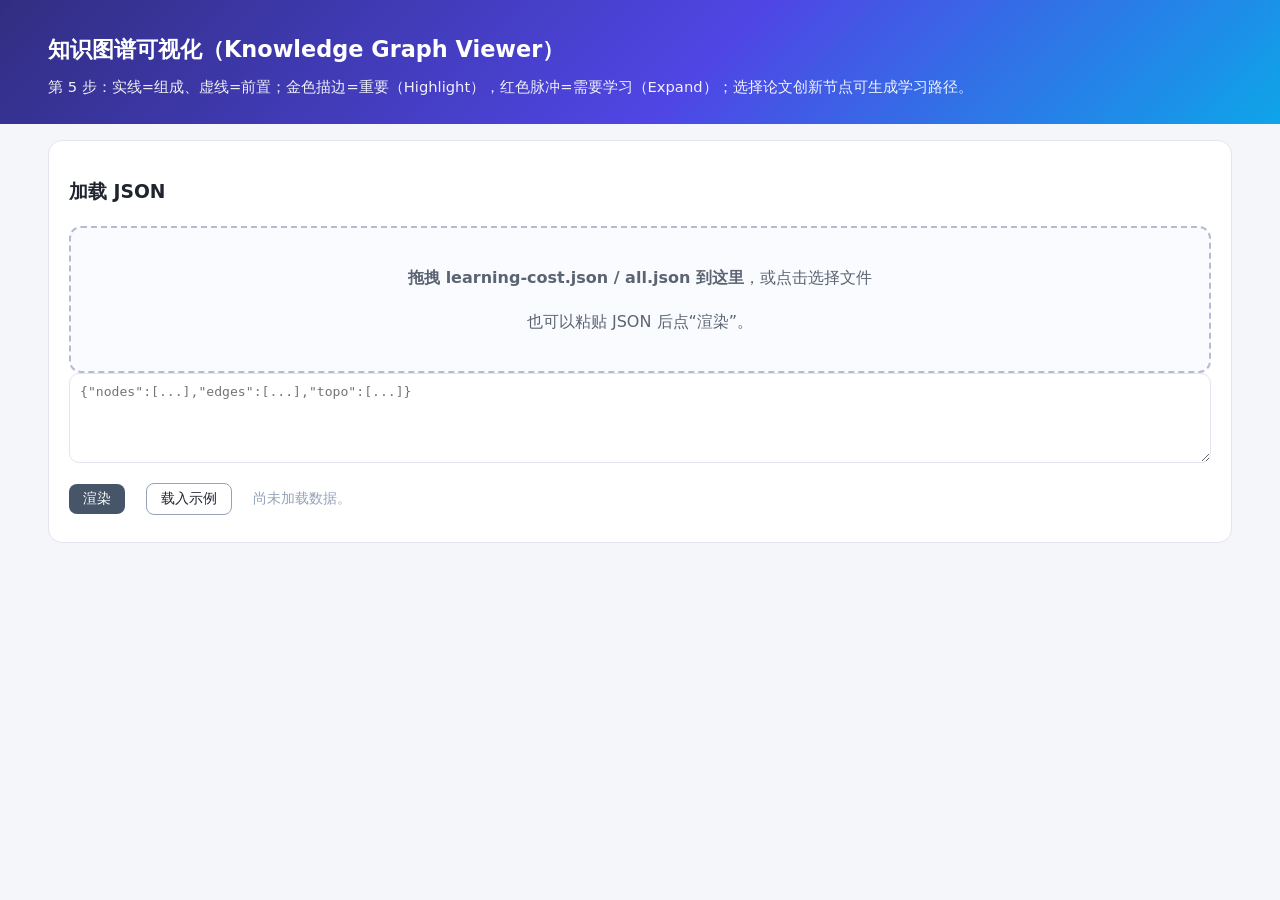
<file: .codex/skills/knowledge-point-visualization/assets/knowledge-graph.html>
<!DOCTYPE html>
<html lang="zh-CN">
<head>
<meta charset="UTF-8">
<meta name="viewport" content="width=device-width, initial-scale=1.0">
<title>知识图谱可视化 —— Knowledge Point Visualization</title>
<style>
:root{--bg:#f5f6fa;--card:#fff;--ink:#20242f;--muted:#5b6472;--line:#e2e5ee;--accent:#4f46e5;--dark:#0f172a}
*{box-sizing:border-box}
body{margin:0;background:var(--bg);color:var(--ink);font-family:"Segoe UI","Microsoft YaHei",system-ui,sans-serif;line-height:1.7}
.wrap{max-width:1220px;margin:0 auto;padding:0 18px}
header{background:linear-gradient(135deg,#312e81,#4f46e5 55%,#0ea5e9);color:#fff;padding:30px 0 22px}
header h1{margin:0 0 6px;font-size:1.4rem}
header p{margin:3px 0;opacity:.92;font-size:.92rem}
.card{background:var(--card);border:1px solid var(--line);border-radius:14px;padding:16px 20px;margin:16px 0}
button{background:var(--accent);color:#fff;border:0;border-radius:8px;padding:6px 14px;font-size:.86rem;cursor:pointer;margin:3px 3px 3px 0}
button.secondary{background:#475569}
button.ghost{background:transparent;border:1px solid #94a3b8;color:var(--ink)}
.dropzone{border:2px dashed #b6bcd0;border-radius:12px;padding:20px;text-align:center;color:var(--muted);cursor:pointer;background:#fafbff}
.dropzone.drag{background:#eef0fe;border-color:var(--accent)}
textarea{width:100%;min-height:90px;border:1px solid var(--line);border-radius:10px;padding:10px;font-family:Consolas,monospace;font-size:.82rem}
.controls{display:flex;flex-wrap:wrap;gap:10px 18px;align-items:center;margin:8px 0}
.controls label{font-size:.86rem;color:#e2e8f0;display:flex;align-items:center;gap:6px}
input[type=range]{width:130px}
.legend{display:flex;flex-wrap:wrap;gap:6px 16px;font-size:.84rem;color:var(--muted);margin:8px 0}
.dot{display:inline-block;width:12px;height:12px;border-radius:50%;margin-right:5px;vertical-align:-2px}
.edge-dot{display:inline-block;width:18px;height:0;border-top:2px solid #94a3b8;margin-right:5px;vertical-align:4px}
.edge-dot.dash{border-top-style:dashed}
.status{font-size:.86rem;color:#94a3b8;text-align:center;margin:8px 0}
#svgWrap{background:var(--dark);border-radius:14px;padding:12px 8px;margin:10px 0;overflow-x:auto}
#svgWrap svg{display:block;margin:0 auto}
.kg-edge{fill:none;stroke:#334155;stroke-width:1.5}
.kg-edge.component{stroke:#7dd3fc}
.kg-edge.prerequisite{stroke:#fbbf24;stroke-dasharray:6 4}
.kg-edge.hl{stroke:#f97316;stroke-width:3.5}
.kg-node{cursor:pointer}
.kg-node text{pointer-events:none;font-family:"Microsoft YaHei",sans-serif}
.pulse{animation:kgpulse 1.3s ease-in-out infinite}
@keyframes kgpulse{0%{stroke-width:2.5;opacity:1}50%{stroke-width:6;opacity:.55}100%{stroke-width:2.5;opacity:1}}
.detail{background:#f8fafc;border:1px solid var(--line);border-radius:12px;padding:12px 16px;min-height:70px;font-size:.88rem}
.detail .row{margin:3px 0;color:var(--muted)}
.detail .row b{color:var(--ink)}
.detail a{margin-right:8px;white-space:nowrap}
.badge{display:inline-block;background:#fdecec;color:#dc2626;border:1px solid #f2c3c3;border-radius:999px;padding:0 9px;font-size:.76rem}
.badge.gold{background:#fdf3e3;color:#92400e;border-color:#f2d9a8}
.chip{border-radius:999px;padding:1px 9px;font-size:.75rem;white-space:nowrap}
.chip.hs{background:#eafaf0;color:#166534}
.chip.atom{background:#e8f6fe;color:#0369a1}
.chip.concept{background:#f3eefd;color:#6d28d9}
.chip.method{background:#e0f5f6;color:#0e7490}
.chip.contribution{background:#fdf3e3;color:#92400e}
table{width:100%;border-collapse:collapse;font-size:.82rem;margin:8px 0}
th,td{border:1px solid var(--line);padding:4px 8px;text-align:left}
th{background:#f1f3f9}
tr:nth-child(even) td{background:#fafbfe}
#topoWrap{max-height:480px;overflow:auto}
.pathbox{background:#f8fafc;border:1px solid var(--line);border-radius:12px;padding:12px 16px;margin:10px 0;max-height:360px;overflow:auto}
.pathbox ol{margin:6px 0;padding-left:22px}
.pathbox li{margin:4px 0;font-size:.86rem}
.muted{color:var(--muted)}
</style>
</head>
<body>
<header><div class="wrap">
  <h1>知识图谱可视化（Knowledge Graph Viewer）</h1>
  <p>第 5 步：实线=组成、虚线=前置；金色描边=重要（Highlight），红色脉冲=需要学习（Expand）；选择论文创新节点可生成学习路径。</p>
</div></header>
<main class="wrap">
  <section class="card">
    <h3>加载 JSON</h3>
    <div class="dropzone" id="dropzone">
      <p><strong>拖拽 learning-cost.json / all.json 到这里</strong>，或点击选择文件</p>
      <input type="file" id="fileInput" accept=".json,application/json" hidden>
      <p class="muted">也可以粘贴 JSON 后点“渲染”。</p>
    </div>
    <textarea id="pasteBox" placeholder='{"nodes":[...],"edges":[...],"topo":[...]}'></textarea>
    <div class="controls" style="margin-left:0">
      <button id="renderBtn" class="secondary">渲染</button>
      <button id="loadDemo" class="ghost">载入示例</button>
      <span class="status" id="loadStatus" style="display:inline">尚未加载数据。</span>
    </div>
  </section>

  <section class="card" id="graphCard" hidden>
    <h3>知识图谱</h3>
    <div class="legend">
      <span><span class="dot" style="background:#16a34a"></span>基础 hs</span>
      <span><span class="dot" style="background:#0ea5e9"></span>原子 atom</span>
      <span><span class="dot" style="background:#8b5cf6"></span>概念 concept</span>
      <span><span class="dot" style="background:#0891b2"></span>方法 method</span>
      <span><span class="dot" style="background:#d97706"></span>创新 contribution（★）</span>
      <span><span class="edge-dot"></span>组成 component</span>
      <span><span class="edge-dot dash"></span>前置 prerequisite</span>
      <span><span class="dot" style="background:#f59e0b"></span>Highlight 重要</span>
      <span><span class="dot" style="background:#dc2626"></span>Expand 需要学习</span>
    </div>
    <div class="controls" style="background:#0f172a;border-radius:10px;padding:8px 14px">
      <label>代价阈值 k（0–1）<input type="range" id="kSlider" min="0" max="20" value="10" step="1"></label>
      <label>重要性阈值 <input type="range" id="impSlider" min="0" max="10" value="6"></label>
      <label><input type="checkbox" id="weakCb" checked> weak 触发学习</label>
      <label><input type="checkbox" id="unknownCb" checked> unknown 触发学习</label>
      <button id="playBtn">播放证明域动画</button>
      <button id="resetBtn" class="secondary">重置证明域</button>
      <button id="clearBtn" class="ghost">取消选择</button>
    </div>
    <div class="status" id="statusText"></div>
    <div id="svgWrap"></div>
    <div class="detail" id="detailBox">点击节点查看详情。</div>
    <div id="pathBoxWrap"></div>
    <h3>拓扑排序（父节点在前 = 证明域扩张顺序）</h3>
    <div id="topoWrap"></div>
  </section>
</main>
<script>
(function(){
"use strict";
var G={nodes:[],byId:{},topo:[],proven:new Set(),selected:null,hl:null,timer:null,maxDepth:1,alpha:0.5,beta:0.5};
function $(id){return document.getElementById(id);}
function esc(s){return String(s).replace(/&/g,'&amp;').replace(/</g,'&lt;').replace(/>/g,'&gt;');}
function kindName(k){return k==='hs'?'基础知识':(k==='atom'?'原子知识':(k==='concept'?'一般概念':(k==='method'?'领域方法':'论文创新')));}
function kindColor(k){return k==='hs'?'#16a34a':(k==='atom'?'#0ea5e9':(k==='concept'?'#8b5cf6':(k==='method'?'#0891b2':'#d97706')));}
function depthOf(n){return n.dependency_depth!=null?n.dependency_depth:(n.cost||0);}
function eff(n){
  if(typeof n.effective_cost==='number')return n.effective_cost;
  var h=n.learning_cost;
  var e=(typeof h==='number')?(G.alpha*(depthOf(n)/G.maxDepth)+G.beta*(h/10)):(depthOf(n)/G.maxDepth);
  return Math.round(Math.max(0,Math.min(1,e))*1000)/1000;
}
function deps(n){var d=(n.components||[]).concat(n.prerequisites||[]);return d.filter(function(x,i){return d.indexOf(x)===i;});}
function kVal(){var v=parseInt($('kSlider').value,10);return Math.round(v/20*100)/100;}
function impVal(){var v=parseInt($('impSlider').value,10);return isNaN(v)?6:v;}

function load(text,name){
  var data;
  try{data=JSON.parse(text);}catch(e){$('loadStatus').textContent='JSON 解析失败：'+e.message;return;}
  var nodes=Array.isArray(data)?data:data.nodes;
  if(!Array.isArray(nodes)||!nodes.length){$('loadStatus').textContent='没有找到 nodes 数组';return;}
  G.nodes=nodes;G.byId={};G.topo=data.topo||[];
  nodes.forEach(function(n){G.byId[n.id]=n;});
  if(!G.topo.length){G.topo=nodes.map(function(n){return n.id;});}
  G.maxDepth=data.meta&&data.meta.maxDepth?data.meta.maxDepth:Math.max.apply(null,nodes.map(function(n){return depthOf(n);}).concat([1]));
  var dflt=data.defaults||{};
  G.alpha=(typeof dflt.alpha==='number')?dflt.alpha:0.5;
  G.beta=(typeof dflt.beta==='number')?dflt.beta:0.5;
  var initial=(data.proof&&data.proof.initial)||nodes.filter(function(n){return n.kind==='hs';}).map(function(n){return n.id;});
  G.proven=new Set(initial);
  $('graphCard').hidden=false;
  $('loadStatus').textContent='已加载 '+(name||'JSON')+'：'+nodes.length+' 个节点';
  renderTopo();render();renderPath();
}
function ancestors(id){
  var set={},stack=[id];
  while(stack.length){
    var cur=stack.pop();if(set[cur])continue;set[cur]=true;
    deps(G.byId[cur]).forEach(function(p){stack.push(p);});
  }
  return set;
}
function isHighlight(n){
  return n.kind==='contribution'||((n.importance||0)>=impVal());
}
function isExpand(n){
  if(n.kind==='hs')return false;
  if(eff(n)>kVal())return true;
  if($('weakCb').checked&&n.mastery==='weak')return true;
  if($('unknownCb').checked&&(!n.mastery||n.mastery==='unknown'))return true;
  return false;
}
function render(){
  var layers={};
  G.nodes.forEach(function(n){(layers[depthOf(n)]=layers[depthOf(n)]||[]).push(n);});
  var costs=Object.keys(layers).map(Number).sort(function(a,b){return a-b;});
  var maxCost=costs.length?costs[costs.length-1]:0;
  var maxCount=0;costs.forEach(function(c){maxCount=Math.max(maxCount,layers[c].length);});
  var spacing=Math.min(110,Math.max(30,560/Math.max(1,maxCount-1)));
  var X0=70,STEP=150,Y0=60,pos={};
  costs.forEach(function(c){
    var arr=layers[c].slice().sort(function(a,b){return G.topo.indexOf(a.id)-G.topo.indexOf(b.id);});
    arr.forEach(function(n,i){pos[n.id]={x:X0+c*STEP,y:Y0+i*spacing};});
  });
  var W=X0+maxCost*STEP+150,H=Y0+maxCount*spacing+110;
  var svg='<svg width="'+W+'" height="'+H+'" viewBox="0 0 '+W+' '+H+'" xmlns="http://www.w3.org/2000/svg">';
  svg+='<defs><marker id="arrC" viewBox="0 0 10 10" refX="10" refY="5" markerWidth="7" markerHeight="7" orient="auto-start-reverse"><path d="M0,0 L10,5 L0,10 z" fill="#7dd3fc"/></marker>'+
       '<marker id="arrP" viewBox="0 0 10 10" refX="10" refY="5" markerWidth="7" markerHeight="7" orient="auto-start-reverse"><path d="M0,0 L10,5 L0,10 z" fill="#fbbf24"/></marker></defs>';
  (G.edges||[]).forEach(function(e){
    var p=pos[e.from],c=pos[e.to];if(!p||!c)return;
    var hl=G.hl&&G.hl[e.from]&&G.hl[e.to];
    var mx=(p.x+c.x)/2,type=e.type==='component'?'component':'prerequisite';
    svg+='<path class="kg-edge '+type+(hl?' hl':'')+'" d="M '+p.x+' '+p.y+' C '+mx+' '+p.y+' '+mx+' '+c.y+' '+c.x+' '+c.y+
      '" marker-end="url('+(type==='component'?'#arrC':'#arrP')+')"/>';
  });
  G.nodes.forEach(function(n){
    var p=pos[n.id];if(!p)return;
    var r=n.kind==='hs'?15:(n.kind==='atom'?16:(n.kind==='concept'?19:(n.kind==='method'?20:22)));
    var col=kindColor(n.kind);
    var fill=G.proven.has(n.id)?col:'#1e293b';
    var sel=G.selected===n.id;
    var hli=isHighlight(n),exp=isExpand(n);
    var anc=G.hl&&G.hl[n.id];
    svg+='<g class="kg-node" data-id="'+esc(n.id)+'" transform="translate('+p.x+','+p.y+')">';
    if(n.kind==='concept'||n.kind==='method'){
      svg+='<rect x="'+(0-r)+'" y="'+(0-r)+'" width="'+(2*r)+'" height="'+(2*r)+'" rx="8" fill="'+fill+'" stroke="'+col+'" stroke-width="'+(sel?4:2)+'"'+(exp?' class="kg-pulse"':'')+(sel?' stroke-dasharray="7 3"':'')+(anc?' fill-opacity="0.5"':'')+'/>';
    }else{
      svg+='<circle r="'+r+'" fill="'+fill+'" stroke="'+col+'" stroke-width="'+(sel?4:2)+'"'+(exp?' class="kg-pulse"':'')+(sel?' stroke-dasharray="7 3"':'')+(anc?' fill-opacity="0.5"':'')+'/>';
    }
    if(hli)svg+='<circle r="'+(r+5)+'" fill="none" stroke="#f59e0b" stroke-width="2.5" stroke-dasharray="3 2"/>';
    if(n.kind==='contribution')svg+='<text y="4" text-anchor="middle" font-size="13" fill="#fff">★</text>';
    if(exp)svg+='<text y="'+(r+14)+'" text-anchor="middle" font-size="9" fill="#fca5a5">需学习</text>';
    svg+='<text y="'+(r+27)+'" text-anchor="middle" font-size="10" fill="#e2e8f0">'+esc(n.short||n.name)+'</text>';
    var tag='d'+depthOf(n)+(typeof n.learning_cost==='number'?(' H'+n.learning_cost):'');
    svg+='<text y="'+(r+38)+'" text-anchor="middle" font-size="8" fill="#94a3b8">'+tag+'</text>';
    svg+='</g>';
  });
  svg+='</svg>';
  $('svgWrap').innerHTML=svg;
  var gs=$('svgWrap').querySelectorAll('.kg-node');
  for(var i=0;i<gs.length;i++){
    (function(g){g.addEventListener('click',function(){select(g.getAttribute('data-id'));});})(gs[i]);
  }
  var hlN=G.nodes.filter(isHighlight).length,exN=G.nodes.filter(isExpand).length;
  $('statusText').textContent='Highlight（重要）'+hlN+' 个 · Expand（需学习）'+exN+' 个 · 有效代价阈值 k='+kVal()+
    ' · 证明域 '+G.proven.size+'/'+G.nodes.length;
}
function closureOf(id){
  var set={},stack=[id];
  while(stack.length){
    var cur=stack.pop();if(set[cur])continue;set[cur]=true;
    deps(G.byId[cur]).forEach(function(p){if(G.byId[p])stack.push(p);});
  }
  return set;
}
function renderPath(){
  var html='';
  if(G.selected&&G.byId[G.selected]){
    var target=G.byId[G.selected];
    if(target.kind==='contribution'){
      var set=closureOf(target.id);
      var order=Object.keys(set).sort(function(a,b){return G.topo.indexOf(a)-G.topo.indexOf(b);});
      var items=order.map(function(id){return G.byId[id];}).filter(function(n){return n.kind!=='hs'&&n.mastery!=='known';});
      var pathJSON={target:target.id,query:target.name,path:items.map(function(n){return {id:n.id,name:n.name,kind:n.kind,dependency_depth:depthOf(n),effective_cost:eff(n),importance:n.importance||0,mastery:n.mastery||null};})};
      html='<div class="pathbox"><h4 style="margin:2px 0">学习路径 → '+esc(target.name)+'（'+items.length+' 步）</h4>'+
        '<ol>'+items.slice(0,60).map(function(n,i){return '<li><b>'+esc(n.name)+'</b> <code>'+esc(n.id)+'</code> · depth '+depthOf(n)+' · E '+eff(n)+'</li>';}).join('')+
        (items.length>60?'<li class="muted">…共 '+items.length+' 步</li>':'')+'</ol>'+
        '<button id="dlPath">导出 learning-path.json</button></div>';
      $('pathBoxWrap').innerHTML=html;
      var btn=document.getElementById('dlPath');
      if(btn)btn.addEventListener('click',function(){
        var blob=new Blob([JSON.stringify(pathJSON,null,2)],{type:'application/json'});
        var a=document.createElement('a');a.href=URL.createObjectURL(blob);a.download='learning-path.json';
        document.body.appendChild(a);a.click();setTimeout(function(){URL.revokeObjectURL(a.href);a.remove();},200);
      });
      return;
    }
  }
  $('pathBoxWrap').innerHTML='';
}
function select(id){
  var n=G.byId[id];if(!n)return;
  G.selected=id;G.hl=ancestors(id);
  var kids=G.nodes.filter(function(m){return deps(m).indexOf(id)>=0;}).map(function(m){return m.id;});
  var html='<div><b>'+esc(n.name)+'</b> <code>'+esc(id)+'</code> <span class="chip '+n.kind+'">'+kindName(n.kind)+'</span> <span class="chip">'+esc(n.proof_type||'derivation')+'</span></div>';
  html+='<div class="row"><b>依赖深度：</b>'+depthOf(n)+'　<b>学习代价 H：</b>'+(typeof n.learning_cost==='number'?n.learning_cost:'—')+
    '　<b>有效代价：</b>'+eff(n)+'　<b>重要性：</b>'+(n.importance||0)+'　<b>掌握状态：</b>'+(n.mastery||'unknown')+
    '　<b>证明状态：</b>'+(G.proven.has(id)?'proven':'unproven')+'</div>';
  html+='<div class="row"><b>组成 components：</b>'+(n.components&&n.components.length?n.components.map(function(p){var pn=G.byId[p];return '<a href="#" data-jump="'+esc(p)+'">'+esc(pn?pn.name:p)+'</a>';}).join(''):'—')+'</div>';
  html+='<div class="row"><b>前置 prerequisites：</b>'+(n.prerequisites&&n.prerequisites.length?n.prerequisites.map(function(p){var pn=G.byId[p];return '<a href="#" data-jump="'+esc(p)+'">'+esc(pn?pn.name:p)+'</a>';}).join(''):'—')+'</div>';
  html+='<div class="row"><b>子节点：</b>'+(kids.length?kids.map(function(c){var cn=G.byId[c];return '<a href="#" data-jump="'+esc(c)+'">'+esc(cn?cn.name:c)+'</a>';}).join(''):'（叶子）')+'</div>';
  if(n.section)html+='<div class="row"><b>论文位置：</b><a href="#'+esc(n.section)+'">'+esc(n.section)+'</a></div>';
  if(n.proofAnchor)html+='<div class="row"><b>证明/推导：</b><a href="#'+esc(n.proofAnchor)+'">'+esc(n.proofAnchor)+'</a></div>';
  if(n.description)html+='<div class="row"><b>说明：</b>'+esc(n.description)+'</div>';
  if(isHighlight(n))html+='<div class="row"><span class="badge gold">Highlight：重要（贡献或重要性≥阈值）</span></div>';
  if(isExpand(n))html+='<div class="row"><span class="badge">Expand：需要学习（有效代价&gt;k 或掌握状态 weak/unknown）</span></div>';
  $('detailBox').innerHTML=html;
  render();renderPath();
}
function renderTopo(){
  var html='<table><tr><th>顺序</th><th>知识节点</th><th>角色</th><th>证明类型</th><th>depth</th><th>H</th><th>E</th><th>重要性</th><th>掌握</th><th>证明状态</th></tr>';
  G.topo.forEach(function(id,i){
    var n=G.byId[id];if(!n)return;
    html+='<tr><td>'+(i+1)+'</td><td><b>'+esc(n.name)+'</b> <code>'+esc(id)+'</code></td><td>'+kindName(n.kind)+
      '</td><td>'+esc(n.proof_type||'derivation')+'</td><td>'+depthOf(n)+'</td><td>'+(typeof n.learning_cost==='number'?n.learning_cost:'—')+'</td><td>'+eff(n)+
      '</td><td>'+(n.importance||0)+'</td><td>'+(n.mastery||'unknown')+'</td><td>'+(G.proven.has(id)?'proven':'—')+'</td></tr>';
  });
  html+='</table>';
  $('topoWrap').innerHTML=html;
}
function animStep(){
  var next=null;
  G.topo.forEach(function(id){
    if(next)return;
    var n=G.byId[id];
    if(n&&!G.proven.has(id)&&deps(n).every(function(p){return G.proven.has(p);}))next=n;
  });
  if(!next){
    if(G.timer){clearInterval(G.timer);G.timer=null;}
    $('playBtn').textContent='播放证明域动画';
    $('statusText').textContent='全部 '+G.nodes.length+' 个节点已进入证明域。';
    renderTopo();render();return;
  }
  G.proven.add(next.id);
  $('statusText').textContent='证明域扩张：已证明 '+G.proven.size+'/'+G.nodes.length+' —— '+next.name+
    '（依赖已全部证明：'+(deps(next).length?deps(next).map(function(p){var pn=G.byId[p];return pn?pn.name:p;}).join('、'):'高中知识域')+'）';
  renderTopo();render();
}
$('dropzone').addEventListener('click',function(){$('fileInput').click();});
$('fileInput').addEventListener('change',function(e){
  var f=e.target.files[0];if(!f)return;
  var r=new FileReader();r.onload=function(){load(r.result,f.name);};r.readAsText(f,'utf-8');
});
['dragover','dragenter'].forEach(function(ev){
  $('dropzone').addEventListener(ev,function(e){e.preventDefault();$('dropzone').classList.add('drag');});
});
['dragleave','drop'].forEach(function(ev){
  $('dropzone').addEventListener(ev,function(e){e.preventDefault();$('dropzone').classList.remove('drag');});
});
$('dropzone').addEventListener('drop',function(e){
  var f=e.dataTransfer.files[0];if(!f)return;
  var r=new FileReader();r.onload=function(){load(r.result,f.name);};r.readAsText(f,'utf-8');
});
$('renderBtn').addEventListener('click',function(){load($('pasteBox').value,'文本框 JSON');});
$('loadDemo').addEventListener('click',function(){
  load(JSON.stringify({
    meta:{stats:{hs:2,atom:2,concept:2,method:0,contribution:1,total:7},maxDepth:4},
    defaults:{thresholdK:0.5,importanceThreshold:6,alpha:0.5,beta:0.5,learningCostMax:10},
    nodes:[
      {id:'hs_vec',name:'平面向量',short:'向量',kind:'hs',dependency_depth:0,components:[],prerequisites:[],importance:0,learning_cost:0,proof_type:'derivation'},
      {id:'hs_deriv',name:'导数定义',short:'导数',kind:'hs',dependency_depth:0,components:[],prerequisites:[],importance:0,learning_cost:0,proof_type:'derivation'},
      {id:'a_matrix',name:'矩阵',short:'矩阵',kind:'atom',dependency_depth:1,components:[],prerequisites:['hs_vec'],importance:3,learning_cost:2,proof_type:'derivation'},
      {id:'a_partial',name:'偏导数',short:'偏导数',kind:'atom',dependency_depth:1,components:[],prerequisites:['hs_deriv'],importance:3,learning_cost:3,proof_type:'derivation'},
      {id:'c_reg',name:'正则化',short:'正则化',kind:'concept',dependency_depth:2,components:['a_partial'],prerequisites:[],importance:4,learning_cost:5,proof_type:'derivation'},
      {id:'c_ridge',name:'岭回归',short:'岭回归',kind:'concept',dependency_depth:3,components:['a_matrix','c_reg'],prerequisites:[],importance:6,learning_cost:7,proof_type:'derivation'},
      {id:'p_demo',name:'公式 (0) 示例贡献',short:'Eq(0)',kind:'contribution',dependency_depth:4,components:[],prerequisites:['c_ridge'],importance:8,learning_cost:null,proof_type:'definition'}
    ],
    edges:[
      {from:'hs_vec',to:'a_matrix',type:'prerequisite'},
      {from:'hs_deriv',to:'a_partial',type:'prerequisite'},
      {from:'a_partial',to:'c_reg',type:'component'},
      {from:'a_matrix',to:'c_ridge',type:'component'},
      {from:'c_reg',to:'c_ridge',type:'component'},
      {from:'c_ridge',to:'p_demo',type:'prerequisite'}
    ],
    topo:['hs_vec','hs_deriv','a_matrix','a_partial','c_reg','c_ridge','p_demo'],
    proof:{initial:['hs_vec','hs_deriv'],rule:'proof_deps all proven',states:{}}
  }),'示例数据');
});
['kSlider','impSlider'].forEach(function(id){$(id).addEventListener('input',render);});
['weakCb','unknownCb'].forEach(function(id){$(id).addEventListener('change',render);});
$('detailBox').addEventListener('click',function(e){
  var a=e.target.closest?e.target.closest('[data-jump]'):null;
  if(a){e.preventDefault();select(a.getAttribute('data-jump'));}
});
$('clearBtn').addEventListener('click',function(){
  G.selected=null;G.hl=null;
  $('detailBox').innerHTML='点击节点查看详情。';
  render();renderPath();
});
$('playBtn').addEventListener('click',function(){
  if(G.timer){clearInterval(G.timer);G.timer=null;this.textContent='继续证明动画';return;}
  this.textContent='暂停';
  G.timer=setInterval(animStep,650);
  animStep();
});
$('resetBtn').addEventListener('click',function(){
  if(G.timer){clearInterval(G.timer);G.timer=null;}
  $('playBtn').textContent='播放证明域动画';
  G.proven=new Set((G.nodes.filter(function(n){return n.kind==='hs';})).map(function(n){return n.id;}));
  $('statusText').textContent='证明域已重置：只有基础知识（'+G.proven.size+' 个节点）已证明。';
  renderTopo();render();
});
})();
</script>
</body>
</html>
</file>
<file: TPA/visualization/styles.css>
:root {
  --bg: #f8fafc;
  --surface: #ffffff;
  --surface-soft: #f1f5f9;
  --border: #e2e8f0;
  --border-strong: #cbd5e1;
  --text: #0f172a;
  --text-secondary: #64748b;
  --text-muted: #94a3b8;
  --primary: #6366f1;
  --primary-hover: #4f46e5;
  --primary-soft: #eef2ff;
  --success-soft: #d1fae5;
  --danger: #ef4444;
  --radius: 12px;
  --radius-sm: 8px;
  --shadow-sm: 0 1px 3px rgba(15,23,42,.06), 0 1px 2px rgba(15,23,42,.04);
  --shadow-md: 0 6px 16px rgba(15,23,42,.10);
  --font: "Inter", "Segoe UI", -apple-system, BlinkMacSystemFont, "Microsoft YaHei", sans-serif;
}
* { box-sizing: border-box; }
body { margin: 0; background: var(--bg); color: var(--text);
  font-family: var(--font); font-size: 14px; line-height: 1.5; -webkit-font-smoothing: antialiased; }
button { font: inherit; }
header { position: sticky; top: 0; z-index: 50; padding: 14px 28px;
  background: rgba(255,255,255,.82); backdrop-filter: blur(10px);
  -webkit-backdrop-filter: blur(10px); border-bottom: 1px solid var(--border);
  display: flex; align-items: center; justify-content: space-between; gap: 12px; flex-wrap: wrap; }
.brand h1 { margin: 0; font-size: 17px; font-weight: 700; letter-spacing: .2px; }
.toolbar { display: flex; gap: 8px; }
button { font-size: 13px; font-weight: 500; padding: 8px 14px; border-radius: var(--radius-sm);
  border: 1px solid var(--border-strong); background: var(--surface); color: var(--text);
  cursor: pointer; transition: background .15s, border-color .15s, color .15s, transform .1s, box-shadow .15s; }
button:hover { border-color: var(--primary); color: var(--primary); }
button:active { transform: translateY(1px); }
button:focus-visible { outline: 2px solid var(--primary); outline-offset: 2px; }
.btn-primary { background: linear-gradient(135deg, #6366f1, #8b5cf6); border: none; color: #fff;
  box-shadow: 0 2px 8px rgba(99,102,241,.35); }
.btn-primary:hover { background: linear-gradient(135deg, #4f46e5, #7c3aed); color: #fff; }
.btn-danger:hover { border-color: var(--danger); color: var(--danger); }
.message { width: 100%; margin-top: 6px; font-size: 13px; color: #b45309; }
.message.error { color: var(--danger); }
.layout { display: grid; grid-template-columns: 264px minmax(0,1fr); gap: 18px;
  max-width: 1400px; margin: 0 auto; padding: 20px 28px; align-items: start; }
.sidebar { background: var(--surface); border: 1px solid var(--border); border-radius: var(--radius);
  box-shadow: var(--shadow-sm); padding: 14px; position: sticky; top: 76px; }
.sidebar h2 { margin: 0 0 12px; font-size: 13px; font-weight: 600; text-transform: uppercase;
  letter-spacing: .08em; color: var(--text-secondary); }
#add-card { width: 100%; margin-bottom: 12px; }
#card-list { list-style: none; margin: 0; padding: 0; display: flex; flex-direction: column; gap: 6px; }
.card-item { display: flex; align-items: center; gap: 8px; padding: 8px 10px; border-radius: var(--radius-sm);
  border: 1px solid transparent; cursor: pointer; font-size: 13px; transition: background .15s, border-color .15s; }
.card-item:hover { background: var(--surface-soft); }
.card-item.active { background: var(--primary-soft); border-color: var(--primary); }
.card-item .ci-name { flex: 1; overflow: hidden; text-overflow: ellipsis; white-space: nowrap; }
.card-item input[type="checkbox"] { accent-color: var(--primary); }
.badge { display: inline-block; padding: 1px 7px; border-radius: 999px; font-size: 11px;
  background: var(--surface-soft); color: var(--text-secondary); white-space: nowrap; }
.badge.ok { background: var(--success-soft); color: #047857; }
.ci-status { display: flex; gap: 4px; }
.content { display: flex; flex-direction: column; gap: 18px; min-width: 0; }
#card-panel { background: var(--surface); border: 1px solid var(--border); border-radius: var(--radius);
  box-shadow: var(--shadow-sm); overflow: hidden; }
.panel-header { display: flex; align-items: center; gap: 12px; padding: 12px 16px;
  border-bottom: 1px solid var(--border); flex-wrap: wrap; }
.panel-name { font-weight: 600; font-size: 15px; }
.panel-status { display: flex; gap: 6px; align-items: center; }
.panel-actions { margin-left: auto; display: flex; gap: 6px; }
.panel-actions button { padding: 5px 10px; font-size: 12px; }
.panel-body { padding: 14px 16px; }
.import-area { border: 1px dashed var(--border-strong); border-radius: var(--radius-sm);
  padding: 12px; display: flex; flex-wrap: wrap; gap: 10px; align-items: center;
  background: var(--surface-soft); font-size: 13px; margin-bottom: 14px; }
.import-area label { display: inline-flex; align-items: center; gap: 6px; color: var(--text-secondary); }
.metric-group { margin-bottom: 14px; }
.metric-group:last-child { margin-bottom: 0; }
.metric-group h4 { margin: 0 0 8px; font-size: 12px; font-weight: 600; letter-spacing: .05em;
  text-transform: uppercase; color: var(--text-secondary); }
.metric-rows { display: flex; flex-wrap: wrap; gap: 6px 14px; }
.metric-row { display: inline-flex; align-items: center; gap: 6px; font-size: 13px;
  padding: 4px 8px; border: 1px solid var(--border); border-radius: 999px; background: var(--surface);
  transition: border-color .15s; cursor: pointer; }
.metric-row:hover { border-color: var(--primary); }
.metric-row input[type="checkbox"] { accent-color: var(--primary); }
.metric-row input[type="color"] { width: 24px; height: 22px; padding: 0; border: none;
  border-radius: 4px; background: transparent; cursor: pointer; }
.charts { display: flex; flex-direction: column; gap: 18px; }
.chart-panel { background: var(--surface); border: 1px solid var(--border); border-radius: var(--radius);
  box-shadow: var(--shadow-sm); padding: 10px; }
.chart { width: 100%; height: 440px; }
.placeholder { padding: 40px; text-align: center; color: var(--text-muted); }
.modal-overlay { position: fixed; inset: 0; background: rgba(15,23,42,.45);
  backdrop-filter: blur(4px); -webkit-backdrop-filter: blur(4px);
  display: flex; align-items: center; justify-content: center; z-index: 100;
  animation: fadeIn .15s ease-out; }
.modal-overlay.hidden { display: none; }
.modal { background: var(--surface); border-radius: 14px; width: 400px; max-width: 92vw;
  padding: 22px; box-shadow: var(--shadow-md); animation: popIn .18s ease-out; }
@keyframes fadeIn { from { opacity: 0; } to { opacity: 1; } }
@keyframes popIn { from { opacity: 0; transform: scale(.96) translateY(6px); }
  to { opacity: 1; transform: none; } }
.modal h3 { margin: 0 0 14px; font-size: 16px; font-weight: 600; }
.modal input[type="text"] { width: 100%; padding: 9px 11px; font-size: 14px;
  border: 1px solid var(--border-strong); border-radius: var(--radius-sm); margin-bottom: 12px;
  transition: border-color .15s, box-shadow .15s; }
.modal input[type="text"]:focus { outline: none; border-color: var(--primary);
  box-shadow: 0 0 0 3px var(--primary-soft); }
.modal .sep { text-align: center; color: var(--text-muted); font-size: 12px; margin: 6px 0 10px; }
.modal-actions { display: flex; justify-content: flex-end; gap: 8px; }
.btn-ghost { color: var(--text-secondary); }
</file>
